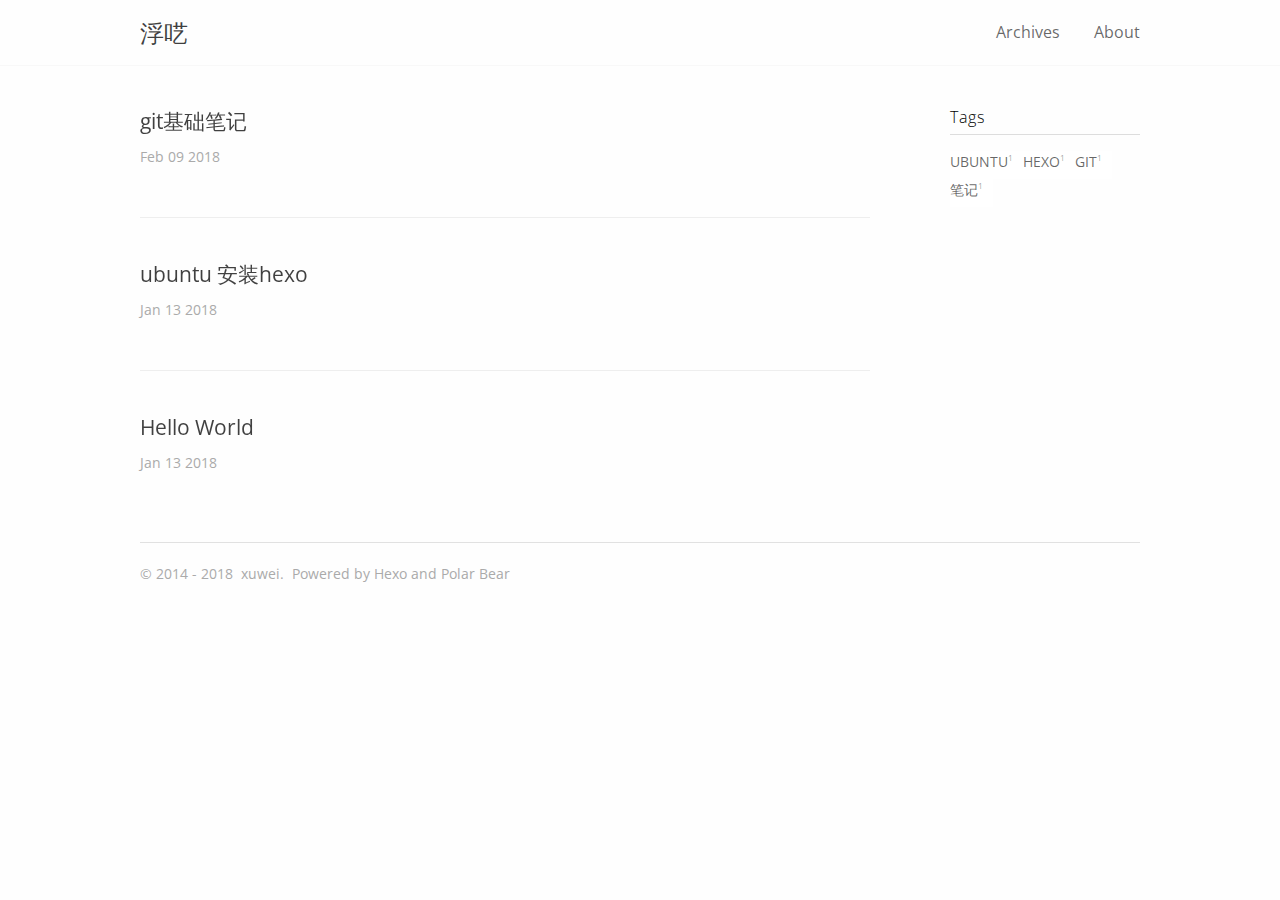
<file: index.html>
<!DOCTYPE html>
<html lang="">
  <head>
    
<meta charset="UTF-8"/>
<meta http-equiv="X-UA-Compatible" content="IE=edge" />
<meta name="viewport" content="width=device-width,user-scalable=no,initial-scale=1,minimum-scale=1,maximum-scale=1">


<meta http-equiv="Cache-Control" content="no-transform" />
<meta http-equiv="Cache-Control" content="no-siteapp" />










  <link rel="alternate" href="/default" title="浮呓">




  <link rel="shortcut icon" type="image/x-icon" href="/favicon.ico?v=1.1" />



<link rel="canonical" href="http://yoursite.com/"/>


<meta property="og:type" content="website">
<meta property="og:title" content="浮呓">
<meta property="og:url" content="http://yoursite.com/index.html">
<meta property="og:site_name" content="浮呓">
<meta property="og:locale" content="cn">
<meta name="twitter:card" content="summary">
<meta name="twitter:title" content="浮呓">


<link rel="stylesheet" type="text/css" href="/css/style.css?v=1.1" />
<link href='https://fonts.googleapis.com/css?family=Open+Sans' rel='stylesheet'>





<script type="text/javascript">
  var themeConfig = {
    fancybox: {
      enable: false
    },
  };
</script>




  



    <title> 浮呓 - </title>
  </head>

  <body>
    <div id="page">
      <header id="masthead"><div class="site-header-inner">
    <h1 class="site-title">
        <a href="/." class="logo">浮呓</a>
    </h1>

    <nav id="nav-top">
        
            <ul id="menu-top" class="nav-top-items">
                
                    <li class="menu-item">
                        <a href="/归档">
                            
                            
                                Archives
                            
                        </a>
                    </li>
                
                    <li class="menu-item">
                        <a href="/关于">
                            
                            
                                About
                            
                        </a>
                    </li>
                
            </ul>
        
  </nav>
</div>

      </header>
      <div id="content">
        
    <div id="primary" class="home">
        
            
  <article class="post">
    <header class="post-header">
      <h1 class="post-title">
        
          <a class="post-link" href="/2018/02/09/git基础笔记/">git基础笔记</a>
        
      </h1>

      <time class="post-time">
          Feb 09 2018
      </time>
    </header>



    
        <div class="post-excerpt">
            
            

            
          

    
  </article>

        
            
  <article class="post">
    <header class="post-header">
      <h1 class="post-title">
        
          <a class="post-link" href="/2018/01/13/hello-hexo/">ubuntu 安装hexo</a>
        
      </h1>

      <time class="post-time">
          Jan 13 2018
      </time>
    </header>



    
        <div class="post-excerpt">
            
            

            
          

    
  </article>

        
            
  <article class="post">
    <header class="post-header">
      <h1 class="post-title">
        
          <a class="post-link" href="/2018/01/13/hello-world/">Hello World</a>
        
      </h1>

      <time class="post-time">
          Jan 13 2018
      </time>
    </header>



    
        <div class="post-excerpt">
            
            

            
          

    
  </article>

        
        
  <nav class="pagination">
    
    
  </nav>

    </div>
    <div id="secondary">
    

    

    
    <section id="tags" class="widget-area widget_tags">
        <h3 class="widget-title">Tags</h3>
        <ul class="tag-list"><li class="tag-list-item"><a class="tag-list-link" href="/tags/ubuntu/">ubuntu</a><span class="tag-list-count">1</span></li><li class="tag-list-item"><a class="tag-list-link" href="/tags/hexo/">hexo</a><span class="tag-list-count">1</span></li><li class="tag-list-item"><a class="tag-list-link" href="/tags/git/">git</a><span class="tag-list-count">1</span></li><li class="tag-list-item"><a class="tag-list-link" href="/tags/笔记/">笔记</a><span class="tag-list-count">1</span></li></ul>
    </section>


</div>


      </div>

      <footer id="colophon"><span class="copyright-year">
    
        &copy;
    
        2014 -
    
    2018
    <span class="footer-author">xuwei.</span>
    <span class="power-by">
        Powered by <a class="hexo-link" href="https://hexo.io/">Hexo</a> and <a class="theme-link" href="https://github.com/frostfan/hexo-theme-polarbear">Polar Bear</a>
    </span>
</span>

      </footer>

      <div class="back-to-top" id="back-to-top">
        <i class="iconfont icon-up"></i>
      </div>
    </div>
    


    




  
    <script type="text/javascript" src="/lib/jquery/jquery-3.1.1.min.js"></script>
  

  

    <script type="text/javascript" src="/js/src/theme.js?v=1.1"></script>
<script type="text/javascript" src="/js/src/bootstrap.js?v=1.1"></script>

  </body>
</html>
</file>
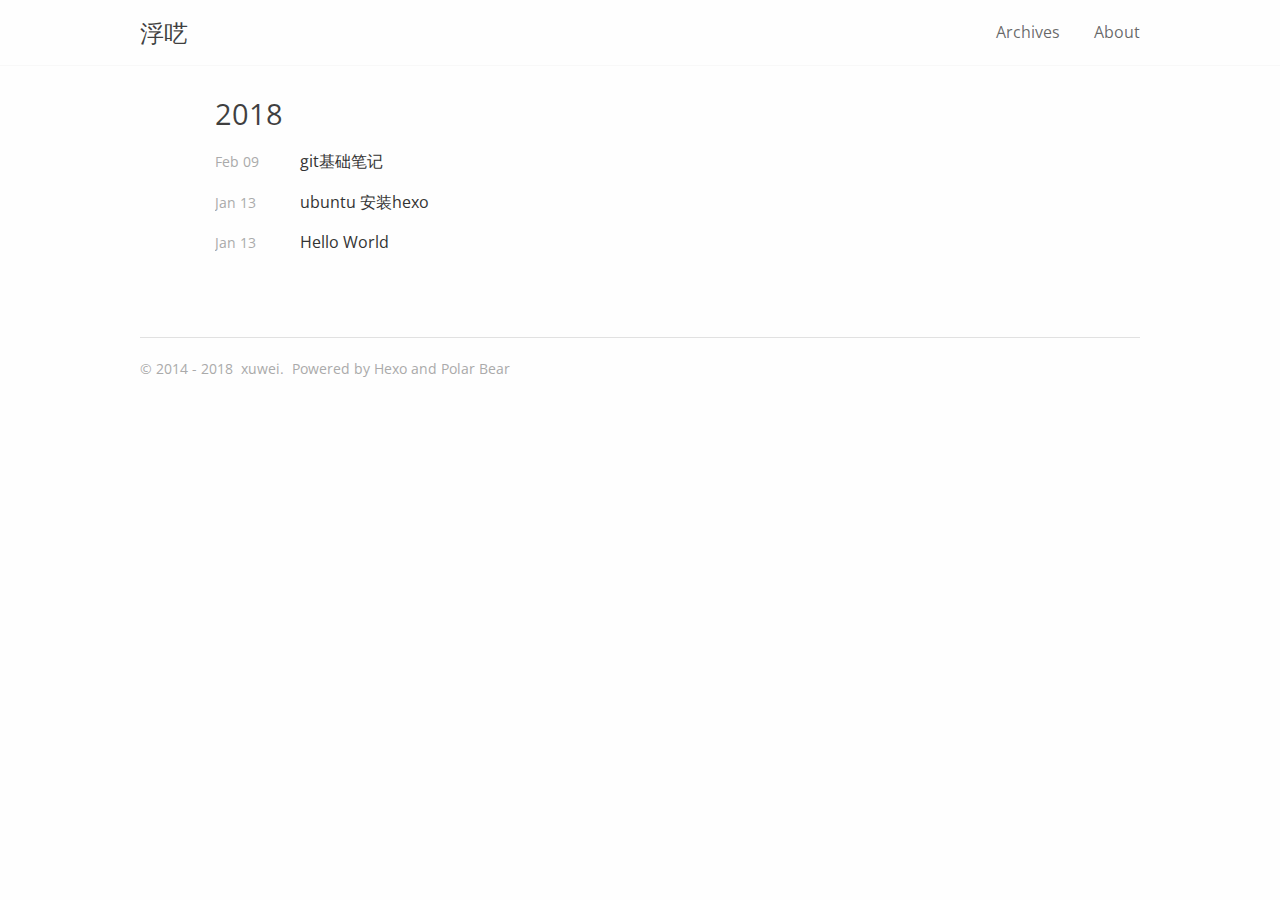
<file: archives/index.html>
<!DOCTYPE html>
<html lang="">
  <head>
    
<meta charset="UTF-8"/>
<meta http-equiv="X-UA-Compatible" content="IE=edge" />
<meta name="viewport" content="width=device-width,user-scalable=no,initial-scale=1,minimum-scale=1,maximum-scale=1">


<meta http-equiv="Cache-Control" content="no-transform" />
<meta http-equiv="Cache-Control" content="no-siteapp" />










  <link rel="alternate" href="/default" title="浮呓">




  <link rel="shortcut icon" type="image/x-icon" href="/favicon.ico?v=1.1" />



<link rel="canonical" href="http://yoursite.com/archives/"/>


<meta property="og:type" content="website">
<meta property="og:title" content="浮呓">
<meta property="og:url" content="http://yoursite.com/archives/index.html">
<meta property="og:site_name" content="浮呓">
<meta property="og:locale" content="cn">
<meta name="twitter:card" content="summary">
<meta name="twitter:title" content="浮呓">


<link rel="stylesheet" type="text/css" href="/css/style.css?v=1.1" />
<link href='https://fonts.googleapis.com/css?family=Open+Sans' rel='stylesheet'>





<script type="text/javascript">
  var themeConfig = {
    fancybox: {
      enable: false
    },
  };
</script>




  



    <title>
  
    Archives - 浮呓
  
</title>
  </head>

  <body>
    <div id="page">
      <header id="masthead"><div class="site-header-inner">
    <h1 class="site-title">
        <a href="/." class="logo">浮呓</a>
    </h1>

    <nav id="nav-top">
        
            <ul id="menu-top" class="nav-top-items">
                
                    <li class="menu-item">
                        <a href="/归档">
                            
                            
                                Archives
                            
                        </a>
                    </li>
                
                    <li class="menu-item">
                        <a href="/关于">
                            
                            
                                About
                            
                        </a>
                    </li>
                
            </ul>
        
  </nav>
</div>

      </header>
      <div id="content">
        
  
<div id="primary">
  <section id="archive" class="archive">
    
      
    

    
      
        
        

        
          
          <div class="collection-title">
            <h2 class="archive-year">2018</h2>
          </div>
        
      

      <div class="archive-post">
        <span class="archive-post-time">
          
            Feb 09
          
        </span>
        <span class="archive-post-title">
          <a href="/2018/02/09/git基础笔记/" class="archive-post-link">
            git基础笔记
          </a>
        </span>
      </div>
    
      
        
        

        
      

      <div class="archive-post">
        <span class="archive-post-time">
          
            Jan 13
          
        </span>
        <span class="archive-post-title">
          <a href="/2018/01/13/hello-hexo/" class="archive-post-link">
            ubuntu 安装hexo
          </a>
        </span>
      </div>
    
      
        
        

        
      

      <div class="archive-post">
        <span class="archive-post-time">
          
            Jan 13
          
        </span>
        <span class="archive-post-title">
          <a href="/2018/01/13/hello-world/" class="archive-post-link">
            Hello World
          </a>
        </span>
      </div>
    
  </section>
 </div>

  
  <nav class="pagination">
    
    
  </nav>



      </div>

      <footer id="colophon"><span class="copyright-year">
    
        &copy;
    
        2014 -
    
    2018
    <span class="footer-author">xuwei.</span>
    <span class="power-by">
        Powered by <a class="hexo-link" href="https://hexo.io/">Hexo</a> and <a class="theme-link" href="https://github.com/frostfan/hexo-theme-polarbear">Polar Bear</a>
    </span>
</span>

      </footer>

      <div class="back-to-top" id="back-to-top">
        <i class="iconfont icon-up"></i>
      </div>
    </div>
    


    




  
    <script type="text/javascript" src="/lib/jquery/jquery-3.1.1.min.js"></script>
  

  

    <script type="text/javascript" src="/js/src/theme.js?v=1.1"></script>
<script type="text/javascript" src="/js/src/bootstrap.js?v=1.1"></script>

  </body>
</html>
</file>
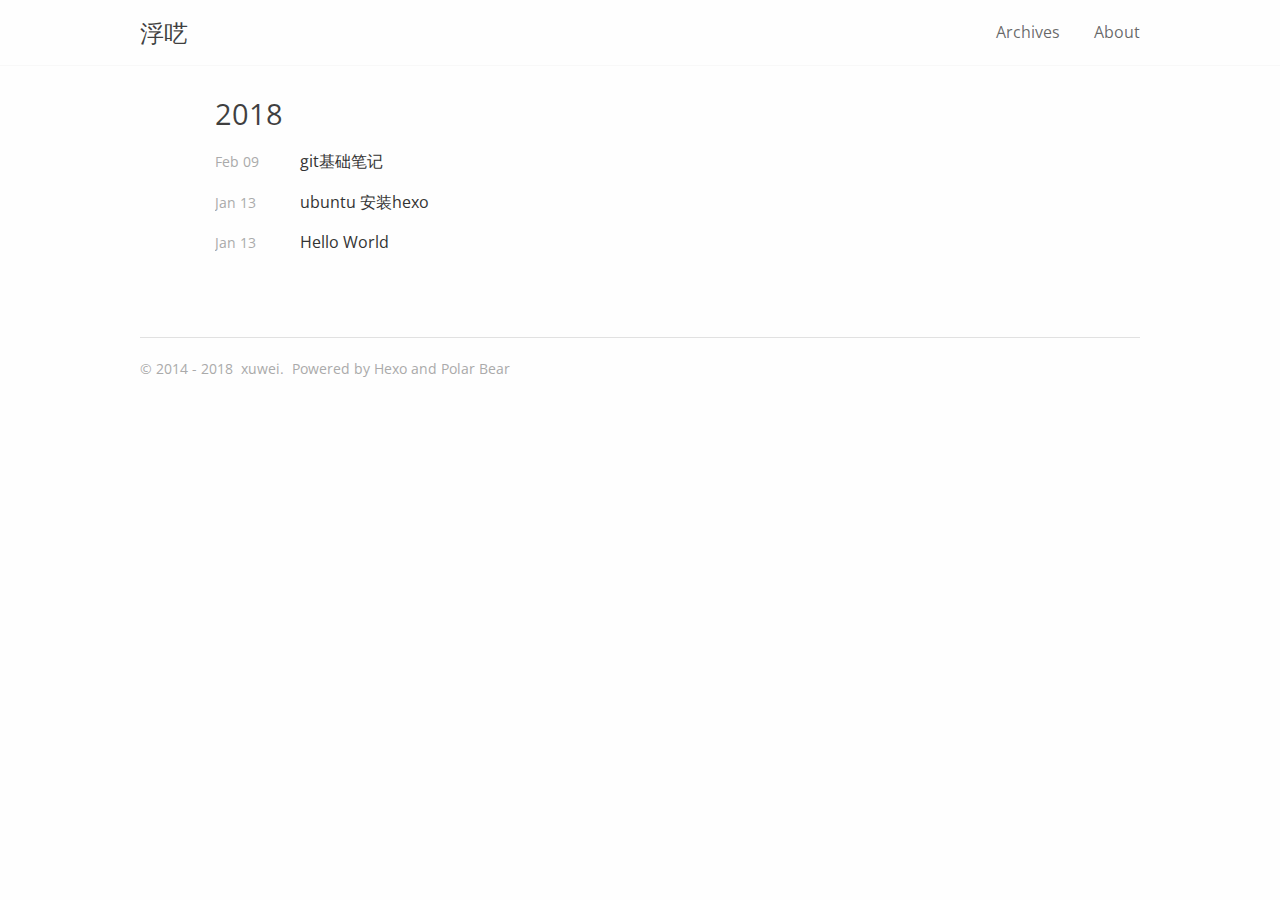
<file: archives/2018/index.html>
<!DOCTYPE html>
<html lang="">
  <head>
    
<meta charset="UTF-8"/>
<meta http-equiv="X-UA-Compatible" content="IE=edge" />
<meta name="viewport" content="width=device-width,user-scalable=no,initial-scale=1,minimum-scale=1,maximum-scale=1">


<meta http-equiv="Cache-Control" content="no-transform" />
<meta http-equiv="Cache-Control" content="no-siteapp" />










  <link rel="alternate" href="/default" title="浮呓">




  <link rel="shortcut icon" type="image/x-icon" href="/favicon.ico?v=1.1" />



<link rel="canonical" href="http://yoursite.com/archives/2018/"/>


<meta property="og:type" content="website">
<meta property="og:title" content="浮呓">
<meta property="og:url" content="http://yoursite.com/archives/2018/index.html">
<meta property="og:site_name" content="浮呓">
<meta property="og:locale" content="cn">
<meta name="twitter:card" content="summary">
<meta name="twitter:title" content="浮呓">


<link rel="stylesheet" type="text/css" href="/css/style.css?v=1.1" />
<link href='https://fonts.googleapis.com/css?family=Open+Sans' rel='stylesheet'>





<script type="text/javascript">
  var themeConfig = {
    fancybox: {
      enable: false
    },
  };
</script>




  



    <title>
  
    Archives - 浮呓
  
</title>
  </head>

  <body>
    <div id="page">
      <header id="masthead"><div class="site-header-inner">
    <h1 class="site-title">
        <a href="/." class="logo">浮呓</a>
    </h1>

    <nav id="nav-top">
        
            <ul id="menu-top" class="nav-top-items">
                
                    <li class="menu-item">
                        <a href="/归档">
                            
                            
                                Archives
                            
                        </a>
                    </li>
                
                    <li class="menu-item">
                        <a href="/关于">
                            
                            
                                About
                            
                        </a>
                    </li>
                
            </ul>
        
  </nav>
</div>

      </header>
      <div id="content">
        
  
<div id="primary">
  <section id="archive" class="archive">
    
      
    

    
      
        
        

        
          
          <div class="collection-title">
            <h2 class="archive-year">2018</h2>
          </div>
        
      

      <div class="archive-post">
        <span class="archive-post-time">
          
            Feb 09
          
        </span>
        <span class="archive-post-title">
          <a href="/2018/02/09/git基础笔记/" class="archive-post-link">
            git基础笔记
          </a>
        </span>
      </div>
    
      
        
        

        
      

      <div class="archive-post">
        <span class="archive-post-time">
          
            Jan 13
          
        </span>
        <span class="archive-post-title">
          <a href="/2018/01/13/hello-hexo/" class="archive-post-link">
            ubuntu 安装hexo
          </a>
        </span>
      </div>
    
      
        
        

        
      

      <div class="archive-post">
        <span class="archive-post-time">
          
            Jan 13
          
        </span>
        <span class="archive-post-title">
          <a href="/2018/01/13/hello-world/" class="archive-post-link">
            Hello World
          </a>
        </span>
      </div>
    
  </section>
 </div>

  
  <nav class="pagination">
    
    
  </nav>



      </div>

      <footer id="colophon"><span class="copyright-year">
    
        &copy;
    
        2014 -
    
    2018
    <span class="footer-author">xuwei.</span>
    <span class="power-by">
        Powered by <a class="hexo-link" href="https://hexo.io/">Hexo</a> and <a class="theme-link" href="https://github.com/frostfan/hexo-theme-polarbear">Polar Bear</a>
    </span>
</span>

      </footer>

      <div class="back-to-top" id="back-to-top">
        <i class="iconfont icon-up"></i>
      </div>
    </div>
    


    




  
    <script type="text/javascript" src="/lib/jquery/jquery-3.1.1.min.js"></script>
  

  

    <script type="text/javascript" src="/js/src/theme.js?v=1.1"></script>
<script type="text/javascript" src="/js/src/bootstrap.js?v=1.1"></script>

  </body>
</html>
</file>
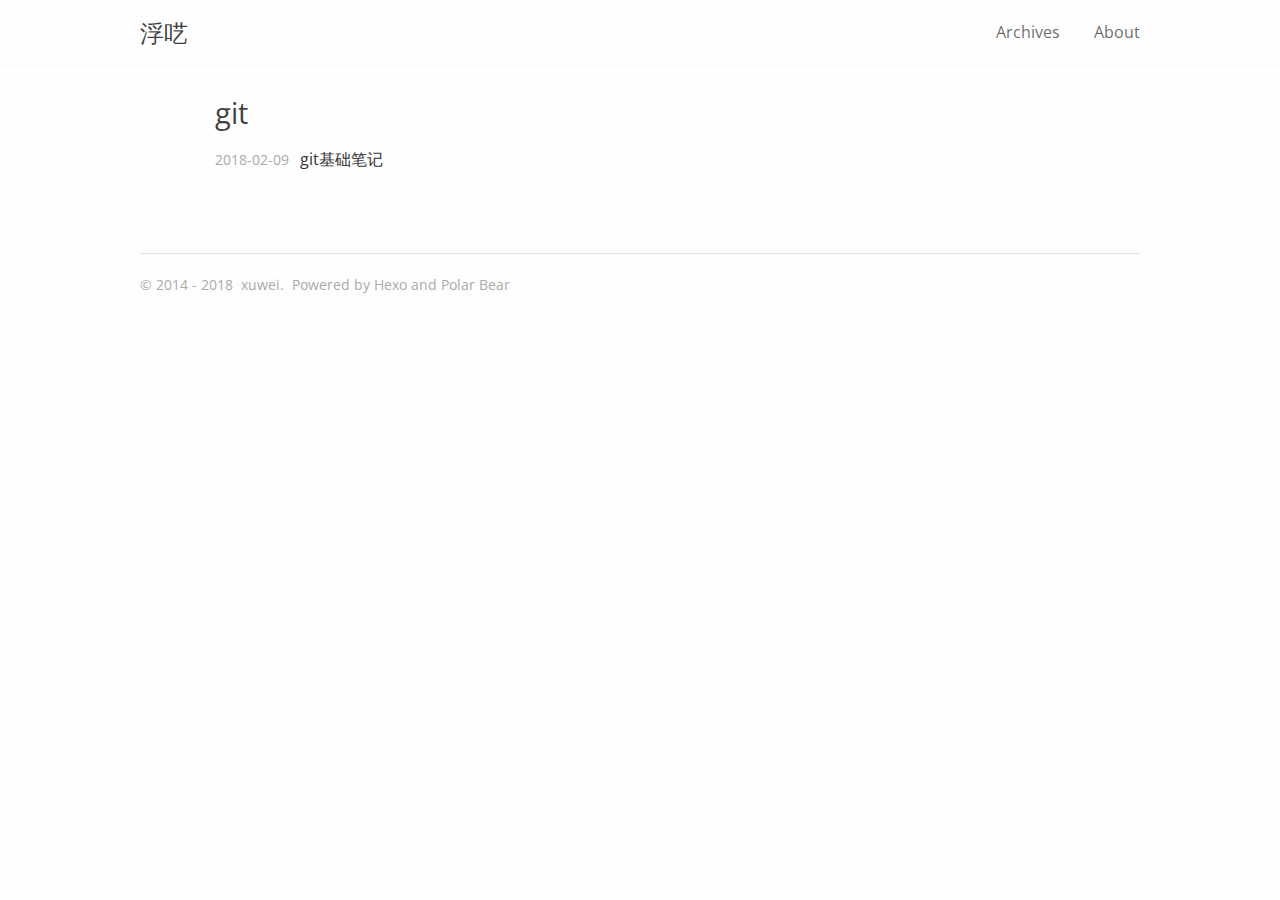
<file: tags/git/index.html>
<!DOCTYPE html>
<html lang="">
  <head>
    
<meta charset="UTF-8"/>
<meta http-equiv="X-UA-Compatible" content="IE=edge" />
<meta name="viewport" content="width=device-width,user-scalable=no,initial-scale=1,minimum-scale=1,maximum-scale=1">


<meta http-equiv="Cache-Control" content="no-transform" />
<meta http-equiv="Cache-Control" content="no-siteapp" />










  <link rel="alternate" href="/default" title="浮呓">




  <link rel="shortcut icon" type="image/x-icon" href="/favicon.ico?v=1.1" />



<link rel="canonical" href="http://yoursite.com/tags/git/"/>


<meta property="og:type" content="website">
<meta property="og:title" content="浮呓">
<meta property="og:url" content="http://yoursite.com/tags/git/index.html">
<meta property="og:site_name" content="浮呓">
<meta property="og:locale" content="cn">
<meta name="twitter:card" content="summary">
<meta name="twitter:title" content="浮呓">


<link rel="stylesheet" type="text/css" href="/css/style.css?v=1.1" />
<link href='https://fonts.googleapis.com/css?family=Open+Sans' rel='stylesheet'>





<script type="text/javascript">
  var themeConfig = {
    fancybox: {
      enable: false
    },
  };
</script>




  



    <title>
  
    git - 浮呓
  
</title>
  </head>

  <body>
    <div id="page">
      <header id="masthead"><div class="site-header-inner">
    <h1 class="site-title">
        <a href="/." class="logo">浮呓</a>
    </h1>

    <nav id="nav-top">
        
            <ul id="menu-top" class="nav-top-items">
                
                    <li class="menu-item">
                        <a href="/归档">
                            
                            
                                Archives
                            
                        </a>
                    </li>
                
                    <li class="menu-item">
                        <a href="/关于">
                            
                            
                                About
                            
                        </a>
                    </li>
                
            </ul>
        
  </nav>
</div>

      </header>
      <div id="content">
        
  
<div id="primary">
  <section id="archive" class="archive">
    
      
        <div class="archive-title tag">
          <h2 class="archive-name">git</h2>
        </div>
      
    

    
      

      <div class="archive-post">
        <span class="archive-post-time">
          
            2018-02-09
          
        </span>
        <span class="archive-post-title">
          <a href="/2018/02/09/git基础笔记/" class="archive-post-link">
            git基础笔记
          </a>
        </span>
      </div>
    
  </section>
 </div>

  
  <nav class="pagination">
    
    
  </nav>



      </div>

      <footer id="colophon"><span class="copyright-year">
    
        &copy;
    
        2014 -
    
    2018
    <span class="footer-author">xuwei.</span>
    <span class="power-by">
        Powered by <a class="hexo-link" href="https://hexo.io/">Hexo</a> and <a class="theme-link" href="https://github.com/frostfan/hexo-theme-polarbear">Polar Bear</a>
    </span>
</span>

      </footer>

      <div class="back-to-top" id="back-to-top">
        <i class="iconfont icon-up"></i>
      </div>
    </div>
    


    




  
    <script type="text/javascript" src="/lib/jquery/jquery-3.1.1.min.js"></script>
  

  

    <script type="text/javascript" src="/js/src/theme.js?v=1.1"></script>
<script type="text/javascript" src="/js/src/bootstrap.js?v=1.1"></script>

  </body>
</html>
</file>
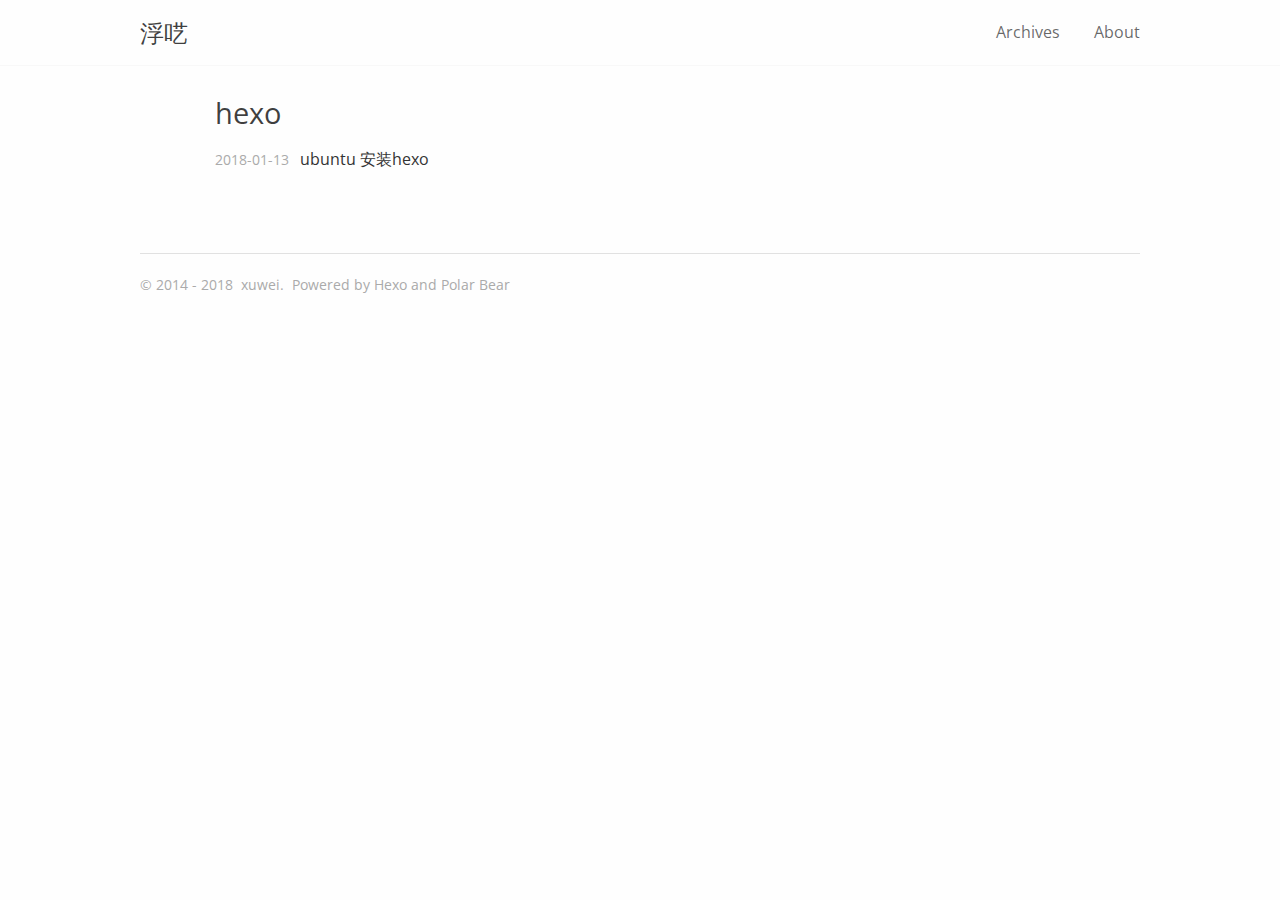
<file: tags/hexo/index.html>
<!DOCTYPE html>
<html lang="">
  <head>
    
<meta charset="UTF-8"/>
<meta http-equiv="X-UA-Compatible" content="IE=edge" />
<meta name="viewport" content="width=device-width,user-scalable=no,initial-scale=1,minimum-scale=1,maximum-scale=1">


<meta http-equiv="Cache-Control" content="no-transform" />
<meta http-equiv="Cache-Control" content="no-siteapp" />










  <link rel="alternate" href="/default" title="浮呓">




  <link rel="shortcut icon" type="image/x-icon" href="/favicon.ico?v=1.1" />



<link rel="canonical" href="http://yoursite.com/tags/hexo/"/>


<meta property="og:type" content="website">
<meta property="og:title" content="浮呓">
<meta property="og:url" content="http://yoursite.com/tags/hexo/index.html">
<meta property="og:site_name" content="浮呓">
<meta property="og:locale" content="cn">
<meta name="twitter:card" content="summary">
<meta name="twitter:title" content="浮呓">


<link rel="stylesheet" type="text/css" href="/css/style.css?v=1.1" />
<link href='https://fonts.googleapis.com/css?family=Open+Sans' rel='stylesheet'>





<script type="text/javascript">
  var themeConfig = {
    fancybox: {
      enable: false
    },
  };
</script>




  



    <title>
  
    hexo - 浮呓
  
</title>
  </head>

  <body>
    <div id="page">
      <header id="masthead"><div class="site-header-inner">
    <h1 class="site-title">
        <a href="/." class="logo">浮呓</a>
    </h1>

    <nav id="nav-top">
        
            <ul id="menu-top" class="nav-top-items">
                
                    <li class="menu-item">
                        <a href="/归档">
                            
                            
                                Archives
                            
                        </a>
                    </li>
                
                    <li class="menu-item">
                        <a href="/关于">
                            
                            
                                About
                            
                        </a>
                    </li>
                
            </ul>
        
  </nav>
</div>

      </header>
      <div id="content">
        
  
<div id="primary">
  <section id="archive" class="archive">
    
      
        <div class="archive-title tag">
          <h2 class="archive-name">hexo</h2>
        </div>
      
    

    
      

      <div class="archive-post">
        <span class="archive-post-time">
          
            2018-01-13
          
        </span>
        <span class="archive-post-title">
          <a href="/2018/01/13/hello-hexo/" class="archive-post-link">
            ubuntu 安装hexo
          </a>
        </span>
      </div>
    
  </section>
 </div>

  
  <nav class="pagination">
    
    
  </nav>



      </div>

      <footer id="colophon"><span class="copyright-year">
    
        &copy;
    
        2014 -
    
    2018
    <span class="footer-author">xuwei.</span>
    <span class="power-by">
        Powered by <a class="hexo-link" href="https://hexo.io/">Hexo</a> and <a class="theme-link" href="https://github.com/frostfan/hexo-theme-polarbear">Polar Bear</a>
    </span>
</span>

      </footer>

      <div class="back-to-top" id="back-to-top">
        <i class="iconfont icon-up"></i>
      </div>
    </div>
    


    




  
    <script type="text/javascript" src="/lib/jquery/jquery-3.1.1.min.js"></script>
  

  

    <script type="text/javascript" src="/js/src/theme.js?v=1.1"></script>
<script type="text/javascript" src="/js/src/bootstrap.js?v=1.1"></script>

  </body>
</html>
</file>
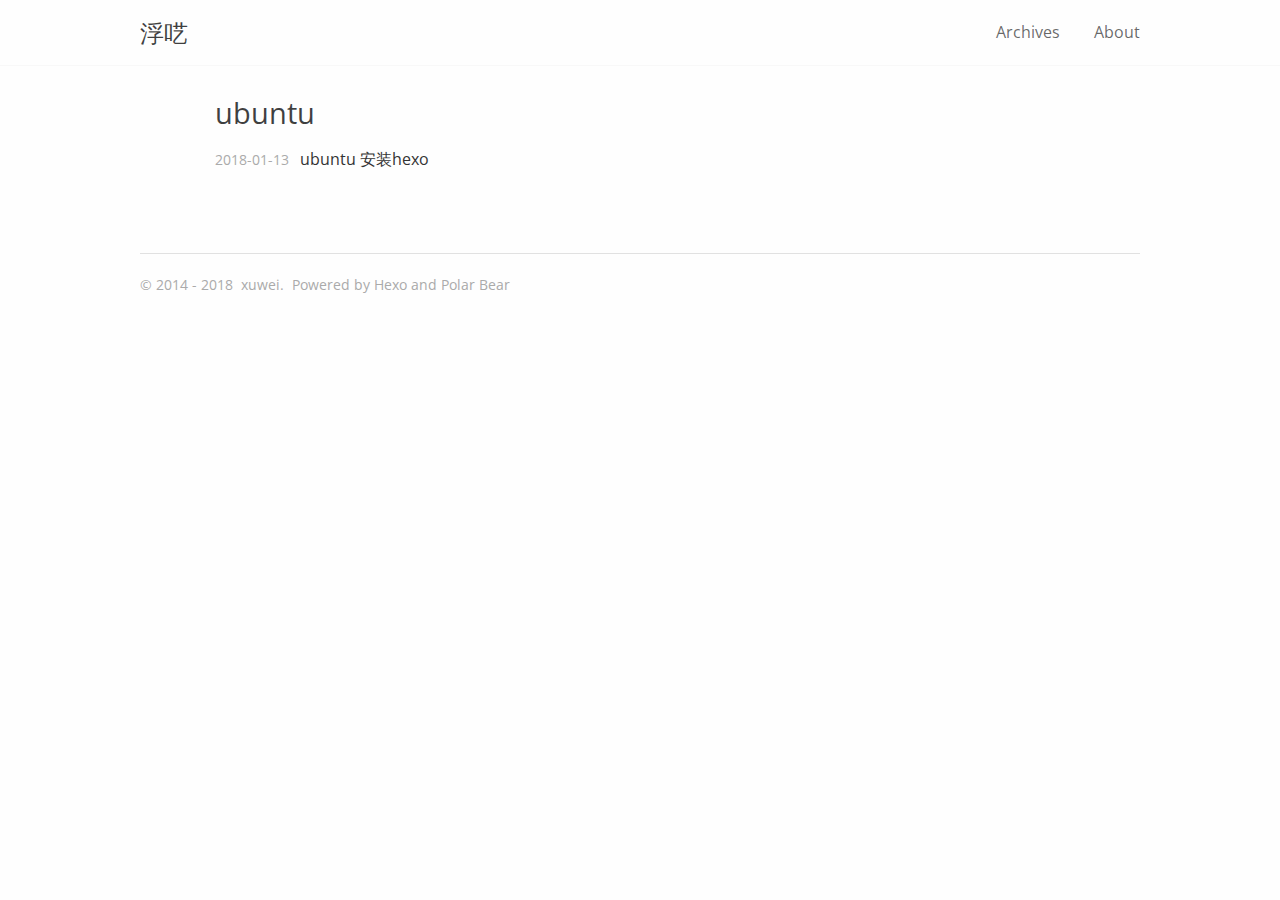
<file: tags/ubuntu/index.html>
<!DOCTYPE html>
<html lang="">
  <head>
    
<meta charset="UTF-8"/>
<meta http-equiv="X-UA-Compatible" content="IE=edge" />
<meta name="viewport" content="width=device-width,user-scalable=no,initial-scale=1,minimum-scale=1,maximum-scale=1">


<meta http-equiv="Cache-Control" content="no-transform" />
<meta http-equiv="Cache-Control" content="no-siteapp" />










  <link rel="alternate" href="/default" title="浮呓">




  <link rel="shortcut icon" type="image/x-icon" href="/favicon.ico?v=1.1" />



<link rel="canonical" href="http://yoursite.com/tags/ubuntu/"/>


<meta property="og:type" content="website">
<meta property="og:title" content="浮呓">
<meta property="og:url" content="http://yoursite.com/tags/ubuntu/index.html">
<meta property="og:site_name" content="浮呓">
<meta property="og:locale" content="cn">
<meta name="twitter:card" content="summary">
<meta name="twitter:title" content="浮呓">


<link rel="stylesheet" type="text/css" href="/css/style.css?v=1.1" />
<link href='https://fonts.googleapis.com/css?family=Open+Sans' rel='stylesheet'>





<script type="text/javascript">
  var themeConfig = {
    fancybox: {
      enable: false
    },
  };
</script>




  



    <title>
  
    ubuntu - 浮呓
  
</title>
  </head>

  <body>
    <div id="page">
      <header id="masthead"><div class="site-header-inner">
    <h1 class="site-title">
        <a href="/." class="logo">浮呓</a>
    </h1>

    <nav id="nav-top">
        
            <ul id="menu-top" class="nav-top-items">
                
                    <li class="menu-item">
                        <a href="/归档">
                            
                            
                                Archives
                            
                        </a>
                    </li>
                
                    <li class="menu-item">
                        <a href="/关于">
                            
                            
                                About
                            
                        </a>
                    </li>
                
            </ul>
        
  </nav>
</div>

      </header>
      <div id="content">
        
  
<div id="primary">
  <section id="archive" class="archive">
    
      
        <div class="archive-title tag">
          <h2 class="archive-name">ubuntu</h2>
        </div>
      
    

    
      

      <div class="archive-post">
        <span class="archive-post-time">
          
            2018-01-13
          
        </span>
        <span class="archive-post-title">
          <a href="/2018/01/13/hello-hexo/" class="archive-post-link">
            ubuntu 安装hexo
          </a>
        </span>
      </div>
    
  </section>
 </div>

  
  <nav class="pagination">
    
    
  </nav>



      </div>

      <footer id="colophon"><span class="copyright-year">
    
        &copy;
    
        2014 -
    
    2018
    <span class="footer-author">xuwei.</span>
    <span class="power-by">
        Powered by <a class="hexo-link" href="https://hexo.io/">Hexo</a> and <a class="theme-link" href="https://github.com/frostfan/hexo-theme-polarbear">Polar Bear</a>
    </span>
</span>

      </footer>

      <div class="back-to-top" id="back-to-top">
        <i class="iconfont icon-up"></i>
      </div>
    </div>
    


    




  
    <script type="text/javascript" src="/lib/jquery/jquery-3.1.1.min.js"></script>
  

  

    <script type="text/javascript" src="/js/src/theme.js?v=1.1"></script>
<script type="text/javascript" src="/js/src/bootstrap.js?v=1.1"></script>

  </body>
</html>
</file>
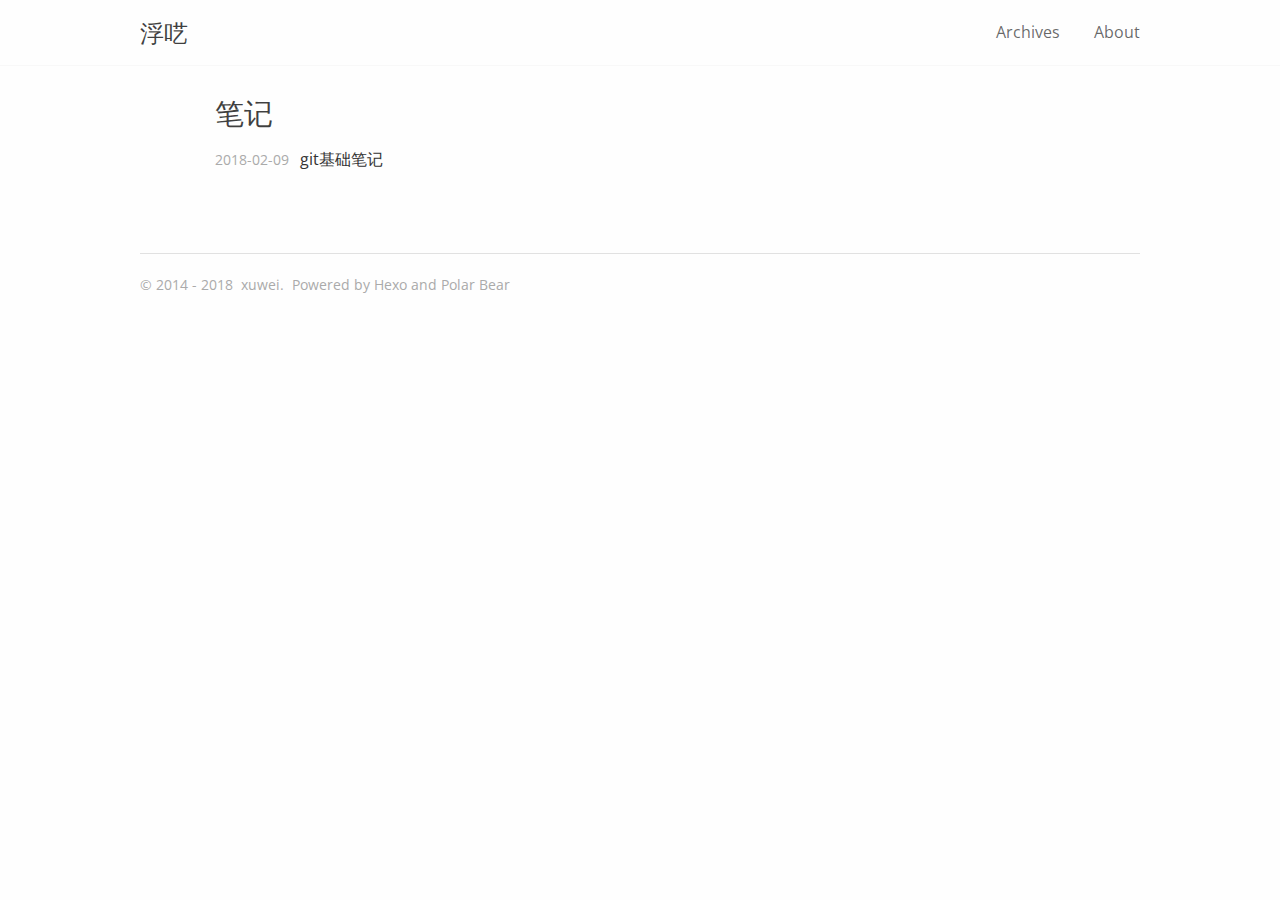
<file: tags/笔记/index.html>
<!DOCTYPE html>
<html lang="">
  <head>
    
<meta charset="UTF-8"/>
<meta http-equiv="X-UA-Compatible" content="IE=edge" />
<meta name="viewport" content="width=device-width,user-scalable=no,initial-scale=1,minimum-scale=1,maximum-scale=1">


<meta http-equiv="Cache-Control" content="no-transform" />
<meta http-equiv="Cache-Control" content="no-siteapp" />










  <link rel="alternate" href="/default" title="浮呓">




  <link rel="shortcut icon" type="image/x-icon" href="/favicon.ico?v=1.1" />



<link rel="canonical" href="http://yoursite.com/tags/笔记/"/>


<meta property="og:type" content="website">
<meta property="og:title" content="浮呓">
<meta property="og:url" content="http://yoursite.com/tags/笔记/index.html">
<meta property="og:site_name" content="浮呓">
<meta property="og:locale" content="cn">
<meta name="twitter:card" content="summary">
<meta name="twitter:title" content="浮呓">


<link rel="stylesheet" type="text/css" href="/css/style.css?v=1.1" />
<link href='https://fonts.googleapis.com/css?family=Open+Sans' rel='stylesheet'>





<script type="text/javascript">
  var themeConfig = {
    fancybox: {
      enable: false
    },
  };
</script>




  



    <title>
  
    笔记 - 浮呓
  
</title>
  </head>

  <body>
    <div id="page">
      <header id="masthead"><div class="site-header-inner">
    <h1 class="site-title">
        <a href="/." class="logo">浮呓</a>
    </h1>

    <nav id="nav-top">
        
            <ul id="menu-top" class="nav-top-items">
                
                    <li class="menu-item">
                        <a href="/归档">
                            
                            
                                Archives
                            
                        </a>
                    </li>
                
                    <li class="menu-item">
                        <a href="/关于">
                            
                            
                                About
                            
                        </a>
                    </li>
                
            </ul>
        
  </nav>
</div>

      </header>
      <div id="content">
        
  
<div id="primary">
  <section id="archive" class="archive">
    
      
        <div class="archive-title tag">
          <h2 class="archive-name">笔记</h2>
        </div>
      
    

    
      

      <div class="archive-post">
        <span class="archive-post-time">
          
            2018-02-09
          
        </span>
        <span class="archive-post-title">
          <a href="/2018/02/09/git基础笔记/" class="archive-post-link">
            git基础笔记
          </a>
        </span>
      </div>
    
  </section>
 </div>

  
  <nav class="pagination">
    
    
  </nav>



      </div>

      <footer id="colophon"><span class="copyright-year">
    
        &copy;
    
        2014 -
    
    2018
    <span class="footer-author">xuwei.</span>
    <span class="power-by">
        Powered by <a class="hexo-link" href="https://hexo.io/">Hexo</a> and <a class="theme-link" href="https://github.com/frostfan/hexo-theme-polarbear">Polar Bear</a>
    </span>
</span>

      </footer>

      <div class="back-to-top" id="back-to-top">
        <i class="iconfont icon-up"></i>
      </div>
    </div>
    


    




  
    <script type="text/javascript" src="/lib/jquery/jquery-3.1.1.min.js"></script>
  

  

    <script type="text/javascript" src="/js/src/theme.js?v=1.1"></script>
<script type="text/javascript" src="/js/src/bootstrap.js?v=1.1"></script>

  </body>
</html>
</file>
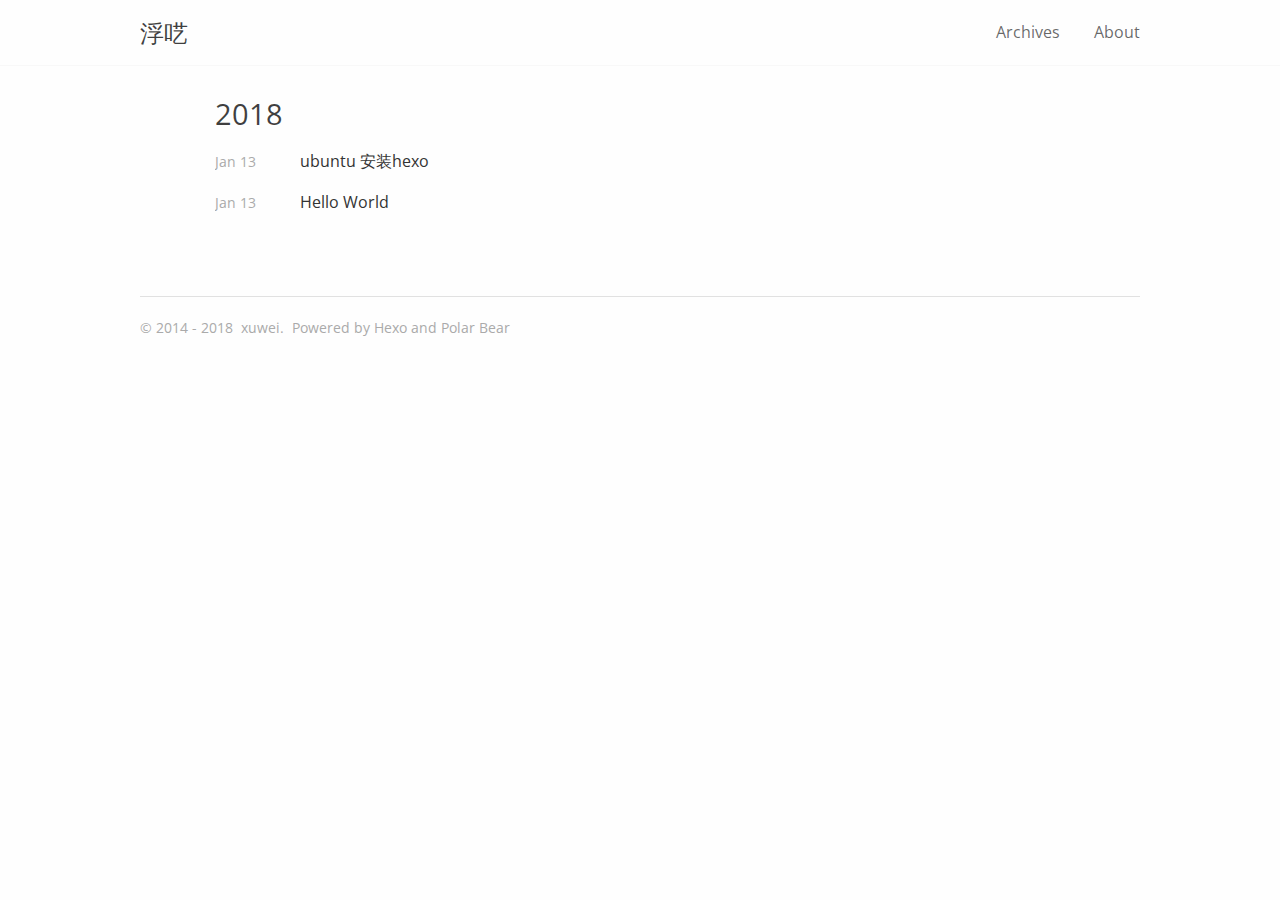
<file: archives/2018/01/index.html>
<!DOCTYPE html>
<html lang="">
  <head>
    
<meta charset="UTF-8"/>
<meta http-equiv="X-UA-Compatible" content="IE=edge" />
<meta name="viewport" content="width=device-width,user-scalable=no,initial-scale=1,minimum-scale=1,maximum-scale=1">


<meta http-equiv="Cache-Control" content="no-transform" />
<meta http-equiv="Cache-Control" content="no-siteapp" />










  <link rel="alternate" href="/default" title="浮呓">




  <link rel="shortcut icon" type="image/x-icon" href="/favicon.ico?v=1.1" />



<link rel="canonical" href="http://yoursite.com/archives/2018/01/"/>


<meta property="og:type" content="website">
<meta property="og:title" content="浮呓">
<meta property="og:url" content="http://yoursite.com/archives/2018/01/index.html">
<meta property="og:site_name" content="浮呓">
<meta property="og:locale" content="cn">
<meta name="twitter:card" content="summary">
<meta name="twitter:title" content="浮呓">


<link rel="stylesheet" type="text/css" href="/css/style.css?v=1.1" />
<link href='https://fonts.googleapis.com/css?family=Open+Sans' rel='stylesheet'>





<script type="text/javascript">
  var themeConfig = {
    fancybox: {
      enable: false
    },
  };
</script>




  



    <title>
  
    Archives - 浮呓
  
</title>
  </head>

  <body>
    <div id="page">
      <header id="masthead"><div class="site-header-inner">
    <h1 class="site-title">
        <a href="/." class="logo">浮呓</a>
    </h1>

    <nav id="nav-top">
        
            <ul id="menu-top" class="nav-top-items">
                
                    <li class="menu-item">
                        <a href="/归档">
                            
                            
                                Archives
                            
                        </a>
                    </li>
                
                    <li class="menu-item">
                        <a href="/关于">
                            
                            
                                About
                            
                        </a>
                    </li>
                
            </ul>
        
  </nav>
</div>

      </header>
      <div id="content">
        
  
<div id="primary">
  <section id="archive" class="archive">
    
      
    

    
      
        
        

        
          
          <div class="collection-title">
            <h2 class="archive-year">2018</h2>
          </div>
        
      

      <div class="archive-post">
        <span class="archive-post-time">
          
            Jan 13
          
        </span>
        <span class="archive-post-title">
          <a href="/2018/01/13/hello-hexo/" class="archive-post-link">
            ubuntu 安装hexo
          </a>
        </span>
      </div>
    
      
        
        

        
      

      <div class="archive-post">
        <span class="archive-post-time">
          
            Jan 13
          
        </span>
        <span class="archive-post-title">
          <a href="/2018/01/13/hello-world/" class="archive-post-link">
            Hello World
          </a>
        </span>
      </div>
    
  </section>
 </div>

  
  <nav class="pagination">
    
    
  </nav>



      </div>

      <footer id="colophon"><span class="copyright-year">
    
        &copy;
    
        2014 -
    
    2018
    <span class="footer-author">xuwei.</span>
    <span class="power-by">
        Powered by <a class="hexo-link" href="https://hexo.io/">Hexo</a> and <a class="theme-link" href="https://github.com/frostfan/hexo-theme-polarbear">Polar Bear</a>
    </span>
</span>

      </footer>

      <div class="back-to-top" id="back-to-top">
        <i class="iconfont icon-up"></i>
      </div>
    </div>
    


    




  
    <script type="text/javascript" src="/lib/jquery/jquery-3.1.1.min.js"></script>
  

  

    <script type="text/javascript" src="/js/src/theme.js?v=1.1"></script>
<script type="text/javascript" src="/js/src/bootstrap.js?v=1.1"></script>

  </body>
</html>
</file>
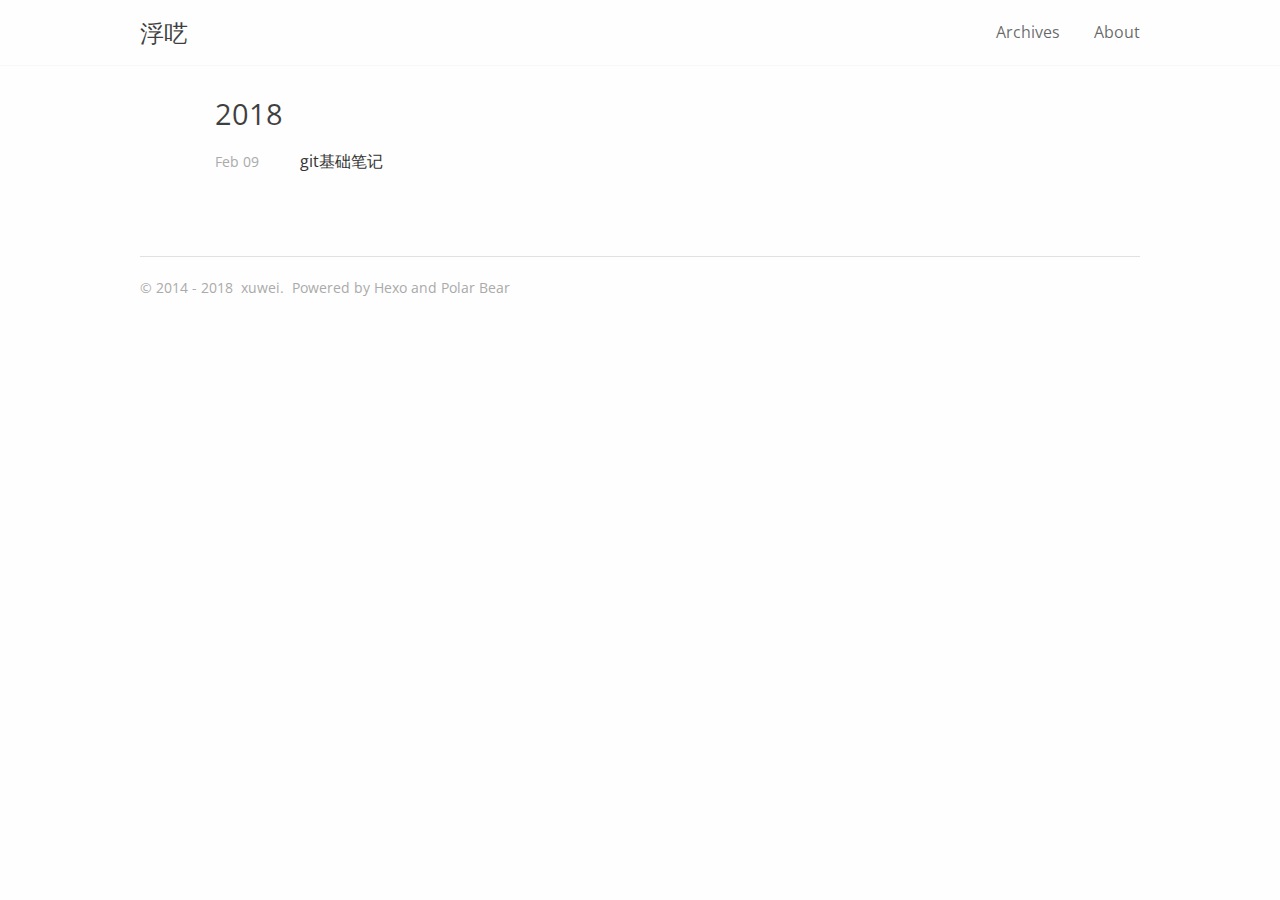
<file: archives/2018/02/index.html>
<!DOCTYPE html>
<html lang="">
  <head>
    
<meta charset="UTF-8"/>
<meta http-equiv="X-UA-Compatible" content="IE=edge" />
<meta name="viewport" content="width=device-width,user-scalable=no,initial-scale=1,minimum-scale=1,maximum-scale=1">


<meta http-equiv="Cache-Control" content="no-transform" />
<meta http-equiv="Cache-Control" content="no-siteapp" />










  <link rel="alternate" href="/default" title="浮呓">




  <link rel="shortcut icon" type="image/x-icon" href="/favicon.ico?v=1.1" />



<link rel="canonical" href="http://yoursite.com/archives/2018/02/"/>


<meta property="og:type" content="website">
<meta property="og:title" content="浮呓">
<meta property="og:url" content="http://yoursite.com/archives/2018/02/index.html">
<meta property="og:site_name" content="浮呓">
<meta property="og:locale" content="cn">
<meta name="twitter:card" content="summary">
<meta name="twitter:title" content="浮呓">


<link rel="stylesheet" type="text/css" href="/css/style.css?v=1.1" />
<link href='https://fonts.googleapis.com/css?family=Open+Sans' rel='stylesheet'>





<script type="text/javascript">
  var themeConfig = {
    fancybox: {
      enable: false
    },
  };
</script>




  



    <title>
  
    Archives - 浮呓
  
</title>
  </head>

  <body>
    <div id="page">
      <header id="masthead"><div class="site-header-inner">
    <h1 class="site-title">
        <a href="/." class="logo">浮呓</a>
    </h1>

    <nav id="nav-top">
        
            <ul id="menu-top" class="nav-top-items">
                
                    <li class="menu-item">
                        <a href="/归档">
                            
                            
                                Archives
                            
                        </a>
                    </li>
                
                    <li class="menu-item">
                        <a href="/关于">
                            
                            
                                About
                            
                        </a>
                    </li>
                
            </ul>
        
  </nav>
</div>

      </header>
      <div id="content">
        
  
<div id="primary">
  <section id="archive" class="archive">
    
      
    

    
      
        
        

        
          
          <div class="collection-title">
            <h2 class="archive-year">2018</h2>
          </div>
        
      

      <div class="archive-post">
        <span class="archive-post-time">
          
            Feb 09
          
        </span>
        <span class="archive-post-title">
          <a href="/2018/02/09/git基础笔记/" class="archive-post-link">
            git基础笔记
          </a>
        </span>
      </div>
    
  </section>
 </div>

  
  <nav class="pagination">
    
    
  </nav>



      </div>

      <footer id="colophon"><span class="copyright-year">
    
        &copy;
    
        2014 -
    
    2018
    <span class="footer-author">xuwei.</span>
    <span class="power-by">
        Powered by <a class="hexo-link" href="https://hexo.io/">Hexo</a> and <a class="theme-link" href="https://github.com/frostfan/hexo-theme-polarbear">Polar Bear</a>
    </span>
</span>

      </footer>

      <div class="back-to-top" id="back-to-top">
        <i class="iconfont icon-up"></i>
      </div>
    </div>
    


    




  
    <script type="text/javascript" src="/lib/jquery/jquery-3.1.1.min.js"></script>
  

  

    <script type="text/javascript" src="/js/src/theme.js?v=1.1"></script>
<script type="text/javascript" src="/js/src/bootstrap.js?v=1.1"></script>

  </body>
</html>
</file>
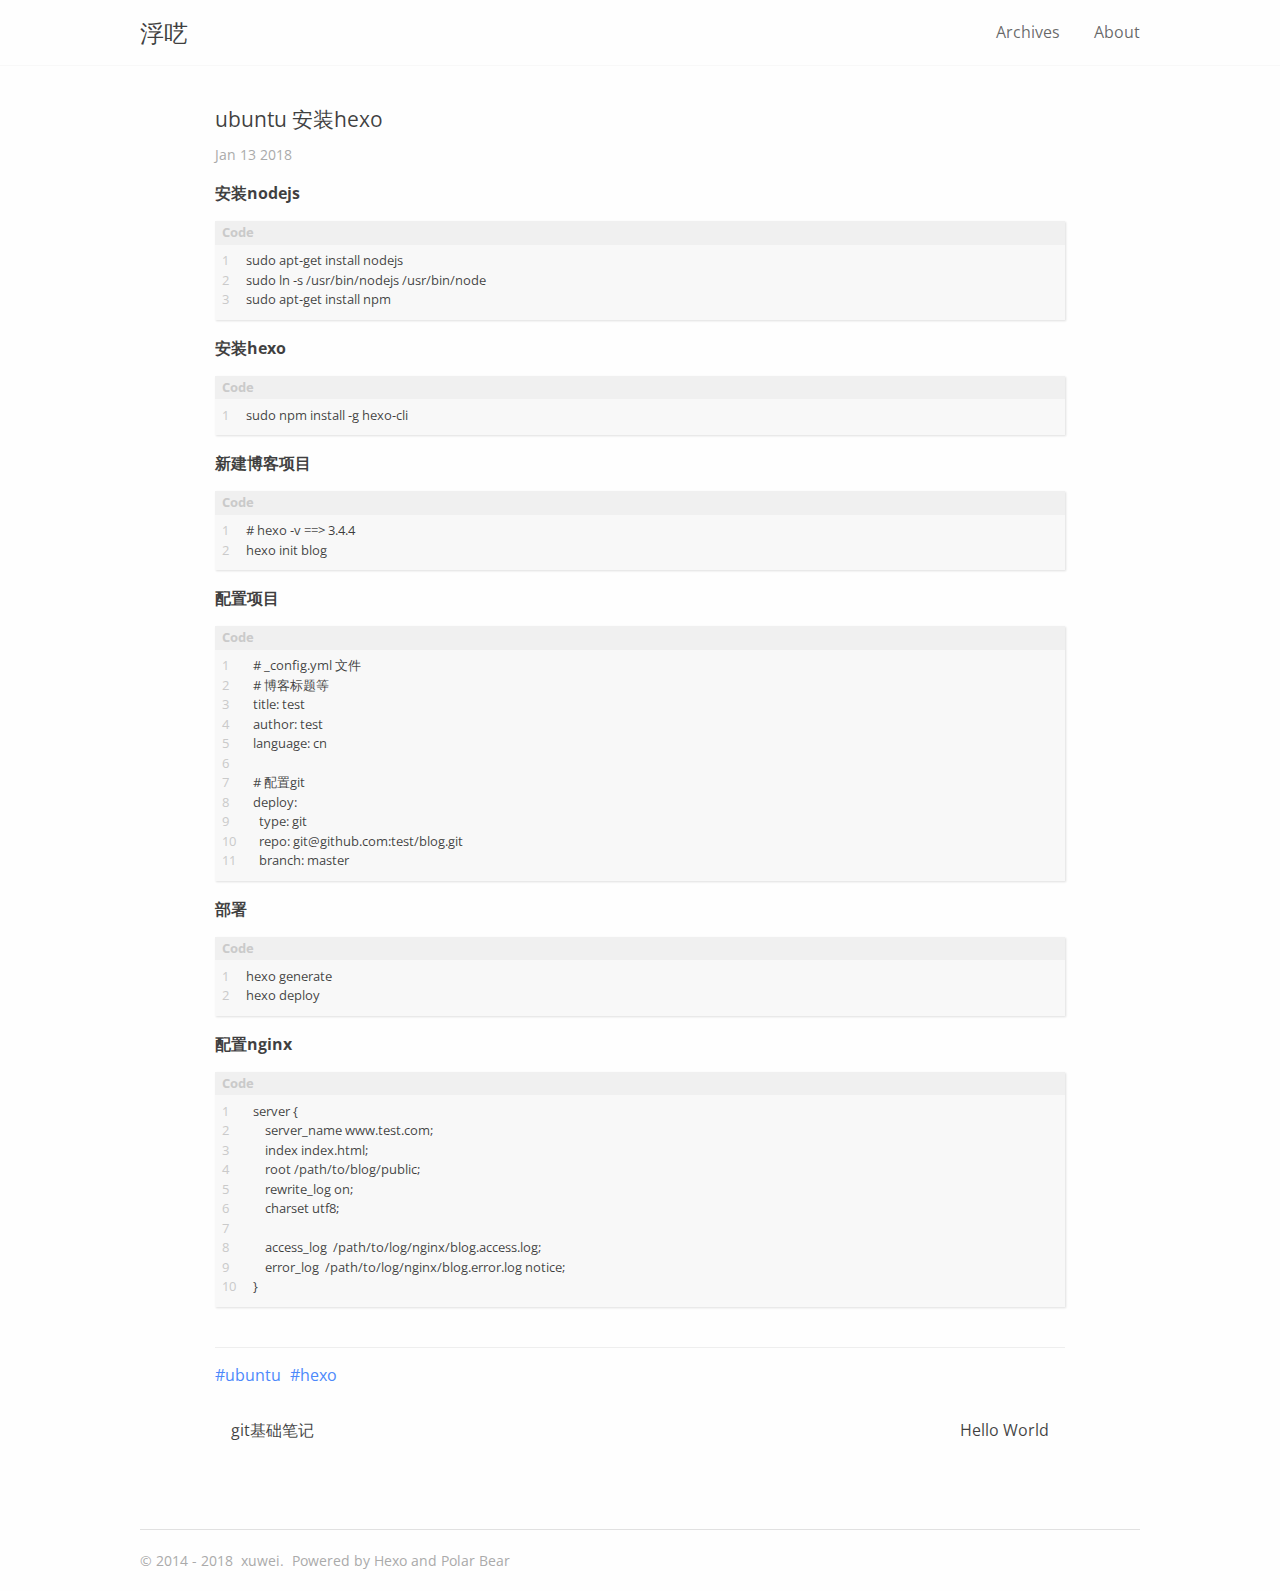
<file: 2018/01/13/hello-hexo/index.html>
<!DOCTYPE html>
<html lang="">
  <head>
    
<meta charset="UTF-8"/>
<meta http-equiv="X-UA-Compatible" content="IE=edge" />
<meta name="viewport" content="width=device-width,user-scalable=no,initial-scale=1,minimum-scale=1,maximum-scale=1">


<meta http-equiv="Cache-Control" content="no-transform" />
<meta http-equiv="Cache-Control" content="no-siteapp" />



  <meta name="description" content="ubuntu 安装hexo"/>




  <meta name="keywords" content="ubuntu,hexo," />





  <link rel="alternate" href="/default" title="浮呓">




  <link rel="shortcut icon" type="image/x-icon" href="/favicon.ico?v=1.1" />



<link rel="canonical" href="http://yoursite.com/2018/01/13/hello-hexo/"/>


<meta name="description" content="安装nodejs123sudo apt-get install nodejssudo ln -s /usr/bin/nodejs /usr/bin/nodesudo apt-get install npm 安装hexo1sudo npm install -g hexo-cli 新建博客项目12# hexo -v ==&amp;gt; 3.4.4hexo init blog 配置项目123456789101">
<meta name="keywords" content="ubuntu,hexo">
<meta property="og:type" content="article">
<meta property="og:title" content="ubuntu 安装hexo">
<meta property="og:url" content="http://yoursite.com/2018/01/13/hello-hexo/index.html">
<meta property="og:site_name" content="浮呓">
<meta property="og:description" content="安装nodejs123sudo apt-get install nodejssudo ln -s /usr/bin/nodejs /usr/bin/nodesudo apt-get install npm 安装hexo1sudo npm install -g hexo-cli 新建博客项目12# hexo -v ==&amp;gt; 3.4.4hexo init blog 配置项目123456789101">
<meta property="og:locale" content="cn">
<meta property="og:updated_time" content="2018-01-13T05:55:41.615Z">
<meta name="twitter:card" content="summary">
<meta name="twitter:title" content="ubuntu 安装hexo">
<meta name="twitter:description" content="安装nodejs123sudo apt-get install nodejssudo ln -s /usr/bin/nodejs /usr/bin/nodesudo apt-get install npm 安装hexo1sudo npm install -g hexo-cli 新建博客项目12# hexo -v ==&amp;gt; 3.4.4hexo init blog 配置项目123456789101">


<link rel="stylesheet" type="text/css" href="/css/style.css?v=1.1" />
<link href='https://fonts.googleapis.com/css?family=Open+Sans' rel='stylesheet'>





<script type="text/javascript">
  var themeConfig = {
    fancybox: {
      enable: false
    },
  };
</script>




  



    <title> ubuntu 安装hexo - 浮呓 </title>
  </head>

  <body>
    <div id="page">
      <header id="masthead"><div class="site-header-inner">
    <h1 class="site-title">
        <a href="/." class="logo">浮呓</a>
    </h1>

    <nav id="nav-top">
        
            <ul id="menu-top" class="nav-top-items">
                
                    <li class="menu-item">
                        <a href="/归档">
                            
                            
                                Archives
                            
                        </a>
                    </li>
                
                    <li class="menu-item">
                        <a href="/关于">
                            
                            
                                About
                            
                        </a>
                    </li>
                
            </ul>
        
  </nav>
</div>

      </header>
      <div id="content">
        
    <div id="primary">
        
  <article class="post">
    <header class="post-header">
      <h1 class="post-title">
        
          ubuntu 安装hexo
        
      </h1>

      <time class="post-time">
          Jan 13 2018
      </time>
    </header>



    
            <div class="post-content">
            <p><strong>安装nodejs</strong><br><figure class="highlight plain"><table><tr><td class="gutter"><pre><span class="line">1</span><br><span class="line">2</span><br><span class="line">3</span><br></pre></td><td class="code"><pre><span class="line">sudo apt-get install nodejs</span><br><span class="line">sudo ln -s /usr/bin/nodejs /usr/bin/node</span><br><span class="line">sudo apt-get install npm</span><br></pre></td></tr></table></figure></p>
<p><strong>安装hexo</strong><br><figure class="highlight plain"><table><tr><td class="gutter"><pre><span class="line">1</span><br></pre></td><td class="code"><pre><span class="line">sudo npm install -g hexo-cli</span><br></pre></td></tr></table></figure></p>
<p><strong>新建博客项目</strong><br><figure class="highlight plain"><table><tr><td class="gutter"><pre><span class="line">1</span><br><span class="line">2</span><br></pre></td><td class="code"><pre><span class="line"># hexo -v ==&gt; 3.4.4</span><br><span class="line">hexo init blog</span><br></pre></td></tr></table></figure></p>
<p><strong>配置项目</strong><br><figure class="highlight plain"><table><tr><td class="gutter"><pre><span class="line">1</span><br><span class="line">2</span><br><span class="line">3</span><br><span class="line">4</span><br><span class="line">5</span><br><span class="line">6</span><br><span class="line">7</span><br><span class="line">8</span><br><span class="line">9</span><br><span class="line">10</span><br><span class="line">11</span><br></pre></td><td class="code"><pre><span class="line"># _config.yml 文件</span><br><span class="line"># 博客标题等</span><br><span class="line">title: test </span><br><span class="line">author: test </span><br><span class="line">language: cn</span><br><span class="line"></span><br><span class="line"># 配置git</span><br><span class="line">deploy:</span><br><span class="line">  type: git</span><br><span class="line">  repo: git@github.com:test/blog.git</span><br><span class="line">  branch: master</span><br></pre></td></tr></table></figure></p>
<p><strong>部署</strong><br><figure class="highlight plain"><table><tr><td class="gutter"><pre><span class="line">1</span><br><span class="line">2</span><br></pre></td><td class="code"><pre><span class="line">hexo generate</span><br><span class="line">hexo deploy</span><br></pre></td></tr></table></figure></p>
<p><strong>配置nginx</strong><br><figure class="highlight plain"><table><tr><td class="gutter"><pre><span class="line">1</span><br><span class="line">2</span><br><span class="line">3</span><br><span class="line">4</span><br><span class="line">5</span><br><span class="line">6</span><br><span class="line">7</span><br><span class="line">8</span><br><span class="line">9</span><br><span class="line">10</span><br></pre></td><td class="code"><pre><span class="line">server &#123;</span><br><span class="line">    server_name www.test.com;</span><br><span class="line">    index index.html;</span><br><span class="line">    root /path/to/blog/public;</span><br><span class="line">    rewrite_log on;</span><br><span class="line">    charset utf8;</span><br><span class="line"></span><br><span class="line">    access_log  /path/to/log/nginx/blog.access.log;</span><br><span class="line">    error_log  /path/to/log/nginx/blog.error.log notice;</span><br><span class="line">&#125;</span><br></pre></td></tr></table></figure></p>

            </div>
          

    
      <footer class="post-footer">
		
		<div class="post-tags">
		  
			<a href="/tags/ubuntu/">ubuntu</a>
		  
			<a href="/tags/hexo/">hexo</a>
		  
		</div>
		

        
        
  <nav class="post-nav">
    
      <a class="prev" href="/2018/02/09/git基础笔记/">
        <i class="iconfont icon-left"></i>
        <span class="prev-text nav-default">git基础笔记</span>
        <span class="prev-text nav-mobile">Prev</span>
      </a>
    
    
      <a class="next" href="/2018/01/13/hello-world/">
        <span class="next-text nav-default">Hello World</span>
        <span class="prev-text nav-mobile">Next</span>
        <i class="iconfont icon-right"></i>
      </a>
    
  </nav>

        
  <div class="comments" id="comments">
    
  </div>


      </footer>
    
  </article>

    </div>

      </div>

      <footer id="colophon"><span class="copyright-year">
    
        &copy;
    
        2014 -
    
    2018
    <span class="footer-author">xuwei.</span>
    <span class="power-by">
        Powered by <a class="hexo-link" href="https://hexo.io/">Hexo</a> and <a class="theme-link" href="https://github.com/frostfan/hexo-theme-polarbear">Polar Bear</a>
    </span>
</span>

      </footer>

      <div class="back-to-top" id="back-to-top">
        <i class="iconfont icon-up"></i>
      </div>
    </div>
    


    




  
    <script type="text/javascript" src="/lib/jquery/jquery-3.1.1.min.js"></script>
  

  

    <script type="text/javascript" src="/js/src/theme.js?v=1.1"></script>
<script type="text/javascript" src="/js/src/bootstrap.js?v=1.1"></script>

  </body>
</html>
</file>
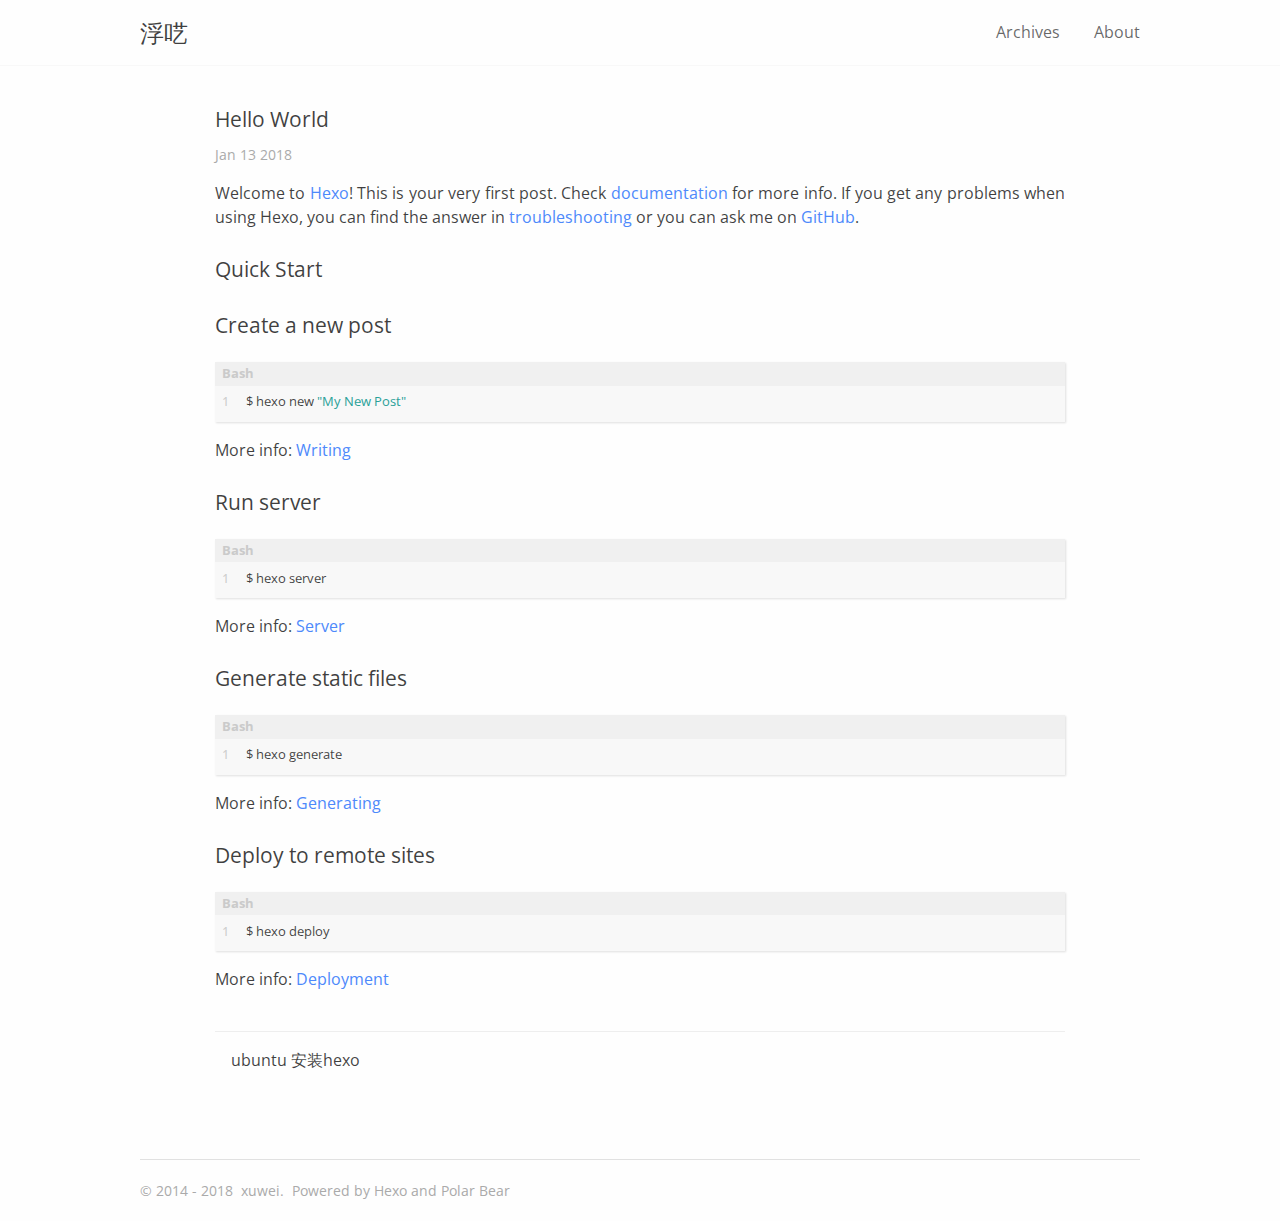
<file: 2018/01/13/hello-world/index.html>
<!DOCTYPE html>
<html lang="">
  <head>
    
<meta charset="UTF-8"/>
<meta http-equiv="X-UA-Compatible" content="IE=edge" />
<meta name="viewport" content="width=device-width,user-scalable=no,initial-scale=1,minimum-scale=1,maximum-scale=1">


<meta http-equiv="Cache-Control" content="no-transform" />
<meta http-equiv="Cache-Control" content="no-siteapp" />



  <meta name="description" content="Hello World"/>








  <link rel="alternate" href="/default" title="浮呓">




  <link rel="shortcut icon" type="image/x-icon" href="/favicon.ico?v=1.1" />



<link rel="canonical" href="http://yoursite.com/2018/01/13/hello-world/"/>


<meta name="description" content="Welcome to Hexo! This is your very first post. Check documentation for more info. If you get any problems when using Hexo, you can find the answer in troubleshooting or you can ask me on GitHub. Quick">
<meta property="og:type" content="article">
<meta property="og:title" content="Hello World">
<meta property="og:url" content="http://yoursite.com/2018/01/13/hello-world/index.html">
<meta property="og:site_name" content="浮呓">
<meta property="og:description" content="Welcome to Hexo! This is your very first post. Check documentation for more info. If you get any problems when using Hexo, you can find the answer in troubleshooting or you can ask me on GitHub. Quick">
<meta property="og:locale" content="cn">
<meta property="og:updated_time" content="2018-01-13T01:24:34.711Z">
<meta name="twitter:card" content="summary">
<meta name="twitter:title" content="Hello World">
<meta name="twitter:description" content="Welcome to Hexo! This is your very first post. Check documentation for more info. If you get any problems when using Hexo, you can find the answer in troubleshooting or you can ask me on GitHub. Quick">


<link rel="stylesheet" type="text/css" href="/css/style.css?v=1.1" />
<link href='https://fonts.googleapis.com/css?family=Open+Sans' rel='stylesheet'>





<script type="text/javascript">
  var themeConfig = {
    fancybox: {
      enable: false
    },
  };
</script>




  



    <title> Hello World - 浮呓 </title>
  </head>

  <body>
    <div id="page">
      <header id="masthead"><div class="site-header-inner">
    <h1 class="site-title">
        <a href="/." class="logo">浮呓</a>
    </h1>

    <nav id="nav-top">
        
            <ul id="menu-top" class="nav-top-items">
                
                    <li class="menu-item">
                        <a href="/归档">
                            
                            
                                Archives
                            
                        </a>
                    </li>
                
                    <li class="menu-item">
                        <a href="/关于">
                            
                            
                                About
                            
                        </a>
                    </li>
                
            </ul>
        
  </nav>
</div>

      </header>
      <div id="content">
        
    <div id="primary">
        
  <article class="post">
    <header class="post-header">
      <h1 class="post-title">
        
          Hello World
        
      </h1>

      <time class="post-time">
          Jan 13 2018
      </time>
    </header>



    
            <div class="post-content">
            <p>Welcome to <a href="https://hexo.io/" target="_blank" rel="noopener">Hexo</a>! This is your very first post. Check <a href="https://hexo.io/docs/" target="_blank" rel="noopener">documentation</a> for more info. If you get any problems when using Hexo, you can find the answer in <a href="https://hexo.io/docs/troubleshooting.html" target="_blank" rel="noopener">troubleshooting</a> or you can ask me on <a href="https://github.com/hexojs/hexo/issues" target="_blank" rel="noopener">GitHub</a>.</p>
<h2 id="Quick-Start"><a href="#Quick-Start" class="headerlink" title="Quick Start"></a>Quick Start</h2><h3 id="Create-a-new-post"><a href="#Create-a-new-post" class="headerlink" title="Create a new post"></a>Create a new post</h3><figure class="highlight bash"><table><tr><td class="gutter"><pre><span class="line">1</span><br></pre></td><td class="code"><pre><span class="line">$ hexo new <span class="string">"My New Post"</span></span><br></pre></td></tr></table></figure>
<p>More info: <a href="https://hexo.io/docs/writing.html" target="_blank" rel="noopener">Writing</a></p>
<h3 id="Run-server"><a href="#Run-server" class="headerlink" title="Run server"></a>Run server</h3><figure class="highlight bash"><table><tr><td class="gutter"><pre><span class="line">1</span><br></pre></td><td class="code"><pre><span class="line">$ hexo server</span><br></pre></td></tr></table></figure>
<p>More info: <a href="https://hexo.io/docs/server.html" target="_blank" rel="noopener">Server</a></p>
<h3 id="Generate-static-files"><a href="#Generate-static-files" class="headerlink" title="Generate static files"></a>Generate static files</h3><figure class="highlight bash"><table><tr><td class="gutter"><pre><span class="line">1</span><br></pre></td><td class="code"><pre><span class="line">$ hexo generate</span><br></pre></td></tr></table></figure>
<p>More info: <a href="https://hexo.io/docs/generating.html" target="_blank" rel="noopener">Generating</a></p>
<h3 id="Deploy-to-remote-sites"><a href="#Deploy-to-remote-sites" class="headerlink" title="Deploy to remote sites"></a>Deploy to remote sites</h3><figure class="highlight bash"><table><tr><td class="gutter"><pre><span class="line">1</span><br></pre></td><td class="code"><pre><span class="line">$ hexo deploy</span><br></pre></td></tr></table></figure>
<p>More info: <a href="https://hexo.io/docs/deployment.html" target="_blank" rel="noopener">Deployment</a></p>

            </div>
          

    
      <footer class="post-footer">
		

        
        
  <nav class="post-nav">
    
      <a class="prev" href="/2018/01/13/hello-hexo/">
        <i class="iconfont icon-left"></i>
        <span class="prev-text nav-default">ubuntu 安装hexo</span>
        <span class="prev-text nav-mobile">Prev</span>
      </a>
    
    
  </nav>

        
  <div class="comments" id="comments">
    
  </div>


      </footer>
    
  </article>

    </div>

      </div>

      <footer id="colophon"><span class="copyright-year">
    
        &copy;
    
        2014 -
    
    2018
    <span class="footer-author">xuwei.</span>
    <span class="power-by">
        Powered by <a class="hexo-link" href="https://hexo.io/">Hexo</a> and <a class="theme-link" href="https://github.com/frostfan/hexo-theme-polarbear">Polar Bear</a>
    </span>
</span>

      </footer>

      <div class="back-to-top" id="back-to-top">
        <i class="iconfont icon-up"></i>
      </div>
    </div>
    


    




  
    <script type="text/javascript" src="/lib/jquery/jquery-3.1.1.min.js"></script>
  

  

    <script type="text/javascript" src="/js/src/theme.js?v=1.1"></script>
<script type="text/javascript" src="/js/src/bootstrap.js?v=1.1"></script>

  </body>
</html>
</file>
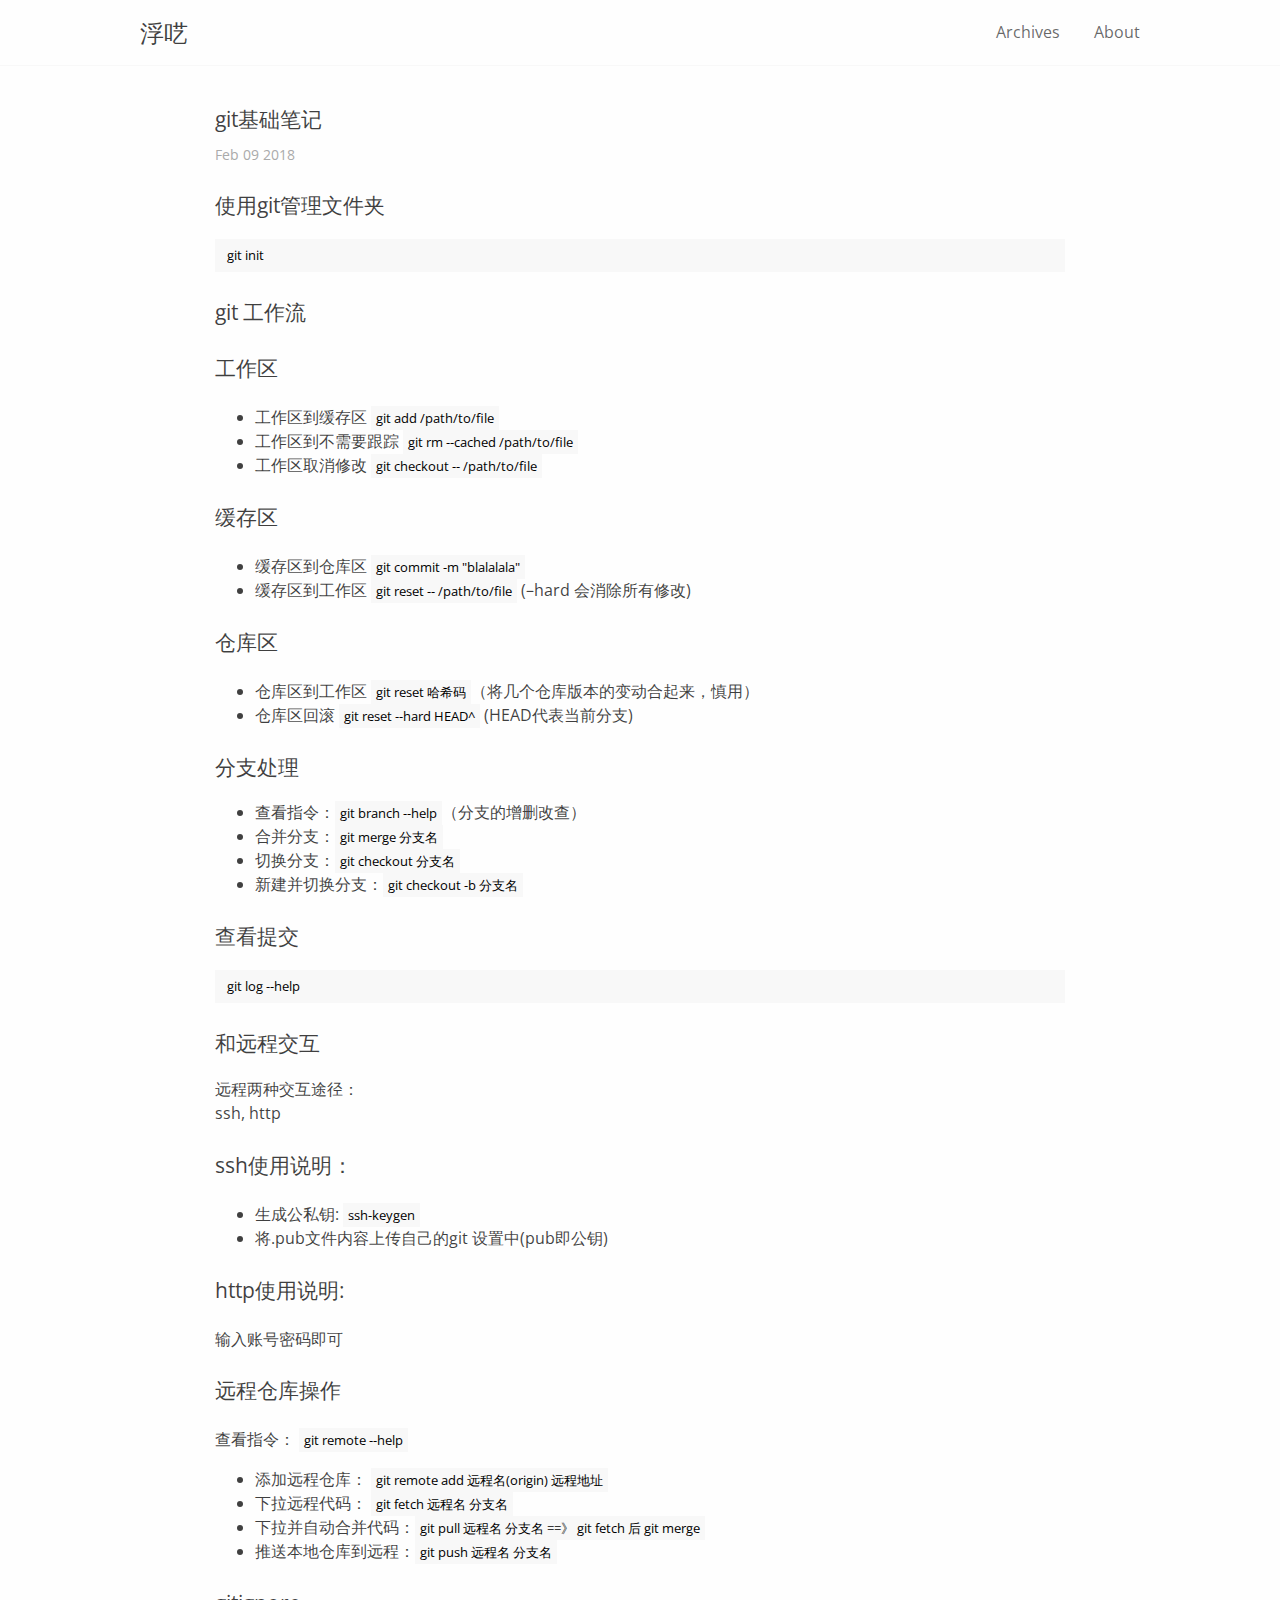
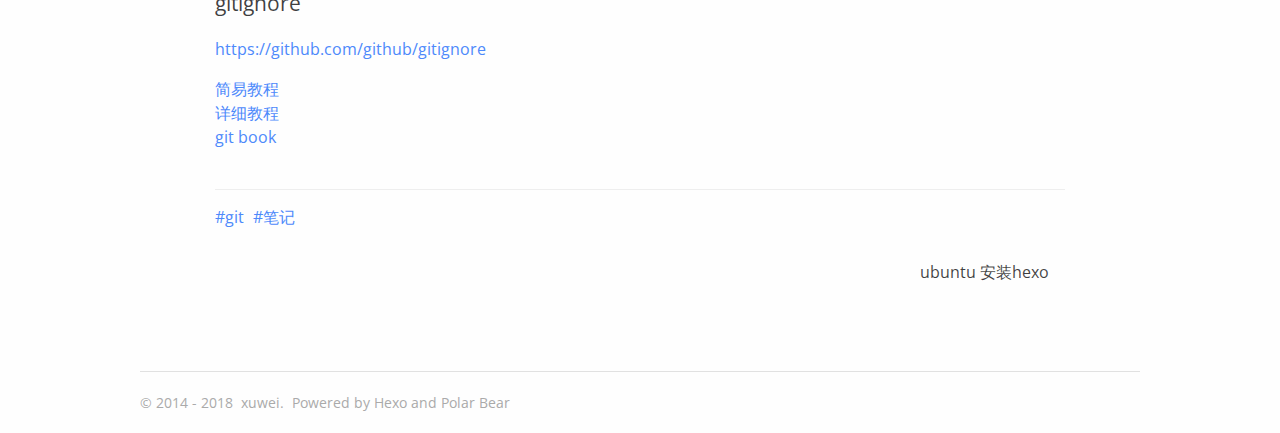
<file: 2018/02/09/git基础笔记/index.html>
<!DOCTYPE html>
<html lang="">
  <head>
    
<meta charset="UTF-8"/>
<meta http-equiv="X-UA-Compatible" content="IE=edge" />
<meta name="viewport" content="width=device-width,user-scalable=no,initial-scale=1,minimum-scale=1,maximum-scale=1">


<meta http-equiv="Cache-Control" content="no-transform" />
<meta http-equiv="Cache-Control" content="no-siteapp" />



  <meta name="description" content="git基础笔记"/>




  <meta name="keywords" content="git,笔记," />





  <link rel="alternate" href="/default" title="浮呓">




  <link rel="shortcut icon" type="image/x-icon" href="/favicon.ico?v=1.1" />



<link rel="canonical" href="http://yoursite.com/2018/02/09/git基础笔记/"/>


<meta name="description" content="使用git管理文件夹git init git 工作流工作区 工作区到缓存区 git add /path/to/file 工作区到不需要跟踪 git rm --cached /path/to/file 工作区取消修改 git checkout -- /path/to/file  缓存区 缓存区到仓库区 git commit -m &amp;quot;blalalala&amp;quot; 缓存区到工作区 git r">
<meta name="keywords" content="git,笔记">
<meta property="og:type" content="article">
<meta property="og:title" content="git基础笔记">
<meta property="og:url" content="http://yoursite.com/2018/02/09/git基础笔记/index.html">
<meta property="og:site_name" content="浮呓">
<meta property="og:description" content="使用git管理文件夹git init git 工作流工作区 工作区到缓存区 git add /path/to/file 工作区到不需要跟踪 git rm --cached /path/to/file 工作区取消修改 git checkout -- /path/to/file  缓存区 缓存区到仓库区 git commit -m &amp;quot;blalalala&amp;quot; 缓存区到工作区 git r">
<meta property="og:locale" content="cn">
<meta property="og:updated_time" content="2018-02-09T09:38:53.300Z">
<meta name="twitter:card" content="summary">
<meta name="twitter:title" content="git基础笔记">
<meta name="twitter:description" content="使用git管理文件夹git init git 工作流工作区 工作区到缓存区 git add /path/to/file 工作区到不需要跟踪 git rm --cached /path/to/file 工作区取消修改 git checkout -- /path/to/file  缓存区 缓存区到仓库区 git commit -m &amp;quot;blalalala&amp;quot; 缓存区到工作区 git r">


<link rel="stylesheet" type="text/css" href="/css/style.css?v=1.1" />
<link href='https://fonts.googleapis.com/css?family=Open+Sans' rel='stylesheet'>





<script type="text/javascript">
  var themeConfig = {
    fancybox: {
      enable: false
    },
  };
</script>




  



    <title> git基础笔记 - 浮呓 </title>
  </head>

  <body>
    <div id="page">
      <header id="masthead"><div class="site-header-inner">
    <h1 class="site-title">
        <a href="/." class="logo">浮呓</a>
    </h1>

    <nav id="nav-top">
        
            <ul id="menu-top" class="nav-top-items">
                
                    <li class="menu-item">
                        <a href="/归档">
                            
                            
                                Archives
                            
                        </a>
                    </li>
                
                    <li class="menu-item">
                        <a href="/关于">
                            
                            
                                About
                            
                        </a>
                    </li>
                
            </ul>
        
  </nav>
</div>

      </header>
      <div id="content">
        
    <div id="primary">
        
  <article class="post">
    <header class="post-header">
      <h1 class="post-title">
        
          git基础笔记
        
      </h1>

      <time class="post-time">
          Feb 09 2018
      </time>
    </header>



    
            <div class="post-content">
            <h2 id="使用git管理文件夹"><a href="#使用git管理文件夹" class="headerlink" title="使用git管理文件夹"></a>使用git管理文件夹</h2><pre><code>git init
</code></pre><h2 id="git-工作流"><a href="#git-工作流" class="headerlink" title="git 工作流"></a>git 工作流</h2><h3 id="工作区"><a href="#工作区" class="headerlink" title="工作区"></a>工作区</h3><ul>
<li>工作区到缓存区 <code>git add /path/to/file</code></li>
<li>工作区到不需要跟踪 <code>git rm --cached /path/to/file</code></li>
<li>工作区取消修改 <code>git checkout -- /path/to/file</code></li>
</ul>
<h3 id="缓存区"><a href="#缓存区" class="headerlink" title="缓存区"></a>缓存区</h3><ul>
<li>缓存区到仓库区 <code>git commit -m &quot;blalalala&quot;</code></li>
<li>缓存区到工作区 <code>git reset -- /path/to/file</code>   (–hard 会消除所有修改)</li>
</ul>
<h3 id="仓库区"><a href="#仓库区" class="headerlink" title="仓库区"></a>仓库区</h3><ul>
<li>仓库区到工作区 <code>git reset 哈希码</code>（将几个仓库版本的变动合起来，慎用）</li>
<li>仓库区回滚  <code>git reset --hard HEAD^</code> (HEAD代表当前分支)</li>
</ul>
<h2 id="分支处理"><a href="#分支处理" class="headerlink" title="分支处理"></a>分支处理</h2><ul>
<li>查看指令：<code>git branch --help</code>（分支的增删改查）</li>
<li>合并分支：<code>git merge 分支名</code></li>
<li>切换分支：<code>git checkout 分支名</code></li>
<li>新建并切换分支：<code>git checkout -b 分支名</code></li>
</ul>
<h2 id="查看提交"><a href="#查看提交" class="headerlink" title="查看提交"></a>查看提交</h2><pre><code>git log --help
</code></pre><h2 id="和远程交互"><a href="#和远程交互" class="headerlink" title="和远程交互"></a>和远程交互</h2><p>远程两种交互途径：<br>ssh, http</p>
<h3 id="ssh使用说明："><a href="#ssh使用说明：" class="headerlink" title="ssh使用说明："></a>ssh使用说明：</h3><ul>
<li>生成公私钥: <code>ssh-keygen</code></li>
<li>将.pub文件内容上传自己的git 设置中(pub即公钥)</li>
</ul>
<h3 id="http使用说明"><a href="#http使用说明" class="headerlink" title="http使用说明:"></a>http使用说明:</h3><p>输入账号密码即可</p>
<h3 id="远程仓库操作"><a href="#远程仓库操作" class="headerlink" title="远程仓库操作"></a>远程仓库操作</h3><p>查看指令： <code>git remote --help</code></p>
<ul>
<li>添加远程仓库： <code>git remote  add  远程名(origin) 远程地址</code></li>
<li>下拉远程代码： <code>git fetch 远程名 分支名</code></li>
<li>下拉并自动合并代码：<code>git pull 远程名 分支名  ==》 git fetch 后 git merge</code></li>
<li>推送本地仓库到远程：<code>git push 远程名 分支名</code></li>
</ul>
<h2 id="gitignore"><a href="#gitignore" class="headerlink" title="gitignore"></a>gitignore</h2><p><a href="https://github.com/github/gitignore" target="_blank" rel="noopener">https://github.com/github/gitignore</a></p>
<p><a href="http://www.bootcss.com/p/git-guide/" target="_blank" rel="noopener">简易教程</a><br><a href="https://www.gitbook.com/book/bingohuang/progit2/details" target="_blank" rel="noopener">详细教程</a><br><a href="https://git-scm.com/book/zh/v2" target="_blank" rel="noopener">git book</a></p>

            </div>
          

    
      <footer class="post-footer">
		
		<div class="post-tags">
		  
			<a href="/tags/git/">git</a>
		  
			<a href="/tags/笔记/">笔记</a>
		  
		</div>
		

        
        
  <nav class="post-nav">
    
    
      <a class="next" href="/2018/01/13/hello-hexo/">
        <span class="next-text nav-default">ubuntu 安装hexo</span>
        <span class="prev-text nav-mobile">Next</span>
        <i class="iconfont icon-right"></i>
      </a>
    
  </nav>

        
  <div class="comments" id="comments">
    
  </div>


      </footer>
    
  </article>

    </div>

      </div>

      <footer id="colophon"><span class="copyright-year">
    
        &copy;
    
        2014 -
    
    2018
    <span class="footer-author">xuwei.</span>
    <span class="power-by">
        Powered by <a class="hexo-link" href="https://hexo.io/">Hexo</a> and <a class="theme-link" href="https://github.com/frostfan/hexo-theme-polarbear">Polar Bear</a>
    </span>
</span>

      </footer>

      <div class="back-to-top" id="back-to-top">
        <i class="iconfont icon-up"></i>
      </div>
    </div>
    


    




  
    <script type="text/javascript" src="/lib/jquery/jquery-3.1.1.min.js"></script>
  

  

    <script type="text/javascript" src="/js/src/theme.js?v=1.1"></script>
<script type="text/javascript" src="/js/src/bootstrap.js?v=1.1"></script>

  </body>
</html>
</file>
<file: css/style.css>
/*! normalize.css v3.0.2 | MIT License | git.io/normalize */
/**
 * 1. Set default font family to sans-serif.
 * 2. Prevent iOS text size adjust after orientation change, without disabling
 *    user zoom.
 */
html {
  font-family: sans-serif;
  /* 1 */
  -ms-text-size-adjust: 100%;
  /* 2 */
  -webkit-text-size-adjust: 100%;
  /* 2 */ }

/**
 * Remove default margin.
 */
body {
  margin: 0; }

/* HTML5 display definitions
   ========================================================================== */
/**
 * Correct `block` display not defined for any HTML5 element in IE 8/9.
 * Correct `block` display not defined for `details` or `summary` in IE 10/11
 * and Firefox.
 * Correct `block` display not defined for `main` in IE 11.
 */
article,
aside,
details,
figcaption,
figure,
footer,
header,
hgroup,
main,
menu,
nav,
section,
summary {
  display: block; }

/**
 * 1. Correct `inline-block` display not defined in IE 8/9.
 * 2. Normalize vertical alignment of `progress` in Chrome, Firefox, and Opera.
 */
audio,
canvas,
progress,
video {
  display: inline-block;
  /* 1 */
  vertical-align: baseline;
  /* 2 */ }

/**
 * Prevent modern browsers from displaying `audio` without controls.
 * Remove excess height in iOS 5 devices.
 */
audio:not([controls]) {
  display: none;
  height: 0; }

/**
 * Address `[hidden]` styling not present in IE 8/9/10.
 * Hide the `template` element in IE 8/9/11, Safari, and Firefox < 22.
 */
[hidden],
template {
  display: none; }

/* Links
   ========================================================================== */
/**
 * Remove the gray background color from active links in IE 10.
 */
a {
  background-color: transparent; }

/**
 * Improve readability when focused and also mouse hovered in all browsers.
 */
a:active,
a:hover {
  outline: 0; }

/* Text-level semantics
   ========================================================================== */
/**
 * Address styling not present in IE 8/9/10/11, Safari, and Chrome.
 */
abbr[title] {
  border-bottom: 1px dotted; }

/**
 * Address style set to `bolder` in Firefox 4+, Safari, and Chrome.
 */
b,
strong {
  font-weight: bold; }

/**
 * Address styling not present in Safari and Chrome.
 */
dfn {
  font-style: italic; }

/**
 * Address variable `h1`&'p' font-size and margin within `section` and `article`
 * contexts in Firefox 4+, Safari, and Chrome.
 */
h1 {
  font-size: 2em;
  margin: 0.67em 0; }

/**
 * Address styling not present in IE 8/9.
 */
mark {
  background: #ff0;
  color: #000; }

/**
 * Address inconsistent and variable font size in all browsers.
 */
small {
  font-size: 80%; }

/**
 * Prevent `sub` and `sup` affecting `line-height` in all browsers.
 */
sub,
sup {
  font-size: 75%;
  line-height: 0;
  position: relative;
  vertical-align: baseline; }

sup {
  top: -0.5em; }

sub {
  bottom: -0.25em; }

/* Embedded content
   ========================================================================== */
/**
 * Remove border when inside `a` element in IE 8/9/10.
 */
img {
  border: 0; }

/**
 * Correct overflow not hidden in IE 9/10/11.
 */
svg:not(:root) {
  overflow: hidden; }

/* Grouping content
   ========================================================================== */
/**
 * Address margin not present in IE 8/9 and Safari.
 */
figure {
  margin: 1em 40px; }

/**
 * Address differences between Firefox and other browsers.
 */
hr {
  margin-top: 52px;
  margin-bottom: 42px;
  display: block;
  border: 0;
  text-align: center; }

/**
 * Contain overflow in all browsers.
 */
pre {
  overflow: auto; }

/**
 * Address odd `em`-unit font size rendering in all browsers.
 */
code,
kbd,
pre,
samp {
  font-family: monospace, monospace;
  font-size: 1em; }

/* Forms
   ========================================================================== */
/**
 * Known limitation: by default, Chrome and Safari on OS X allow very limited
 * styling of `select`, unless a `border` property is set.
 */
/**
 * 1. Correct color not being inherited.
 *    Known issue: affects color of disabled elements.
 * 2. Correct font properties not being inherited.
 * 3. Address margins set differently in Firefox 4+, Safari, and Chrome.
 */
button,
input,
optgroup,
select,
textarea {
  color: inherit;
  /* 1 */
  font: inherit;
  /* 2 */
  margin: 0;
  /* 3 */ }

/**
 * Address `overflow` set to `hidden` in IE 8/9/10/11.
 */
button {
  overflow: visible; }

/**
 * Address inconsistent `text-transform` inheritance for `button` and `select`.
 * All other form control elements do not inherit `text-transform` values.
 * Correct `button` style inheritance in Firefox, IE 8/9/10/11, and Opera.
 * Correct `select` style inheritance in Firefox.
 */
button,
select {
  text-transform: none; }

/**
 * 1. Avoid the WebKit bug in Android 4.0.* where (2) destroys native `audio`
 *    and `video` controls.
 * 2. Correct inability to style clickable `input` types in iOS.
 * 3. Improve usability and consistency of cursor style between image-type
 *    `input` and others.
 */
button,
html input[type="button"],
input[type="reset"],
input[type="submit"] {
  -webkit-appearance: button;
  /* 2 */
  cursor: pointer;
  /* 3 */ }

/**
 * Re-set default cursor for disabled elements.
 */
button[disabled],
html input[disabled] {
  cursor: default; }

/**
 * Remove inner padding and border in Firefox 4+.
 */
button::-moz-focus-inner,
input::-moz-focus-inner {
  border: 0;
  padding: 0; }

/**
 * Address Firefox 4+ setting `line-height` on `input` using `!important` in
 * the UA stylesheet.
 */
input {
  line-height: normal; }

/**
 * It's recommended that you don't attempt to style these elements.
 * Firefox's implementation doesn't respect box-sizing, padding, or width.
 *
 * 1. Address box sizing set to `content-box` in IE 8/9/10.
 * 2. Remove excess padding in IE 8/9/10.
 */
input[type="checkbox"],
input[type="radio"] {
  box-sizing: border-box;
  /* 1 */
  padding: 0;
  /* 2 */ }

/**
 * Fix the cursor style for Chrome's increment/decrement buttons. For certain
 * `font-size` values of the `input`, it causes the cursor style of the
 * decrement button to change from `default` to `text`.
 */
input[type="number"]::-webkit-inner-spin-button,
input[type="number"]::-webkit-outer-spin-button {
  height: auto; }

/**
 * 1. Address `appearance` set to `searchfield` in Safari and Chrome.
 * 2. Address `box-sizing` set to `border-box` in Safari and Chrome
 *    (include `-moz` to future-proof).
 */
input[type="search"] {
  -webkit-appearance: textfield;
  /* 1 */
  -moz-box-sizing: content-box;
  -webkit-box-sizing: content-box;
  /* 2 */
  box-sizing: content-box; }

/**
 * Remove inner padding and search cancel button in Safari and Chrome on OS X.
 * Safari (but not Chrome) clips the cancel button when the search input has
 * padding (and `textfield` appearance).
 */
input[type="search"]::-webkit-search-cancel-button,
input[type="search"]::-webkit-search-decoration {
  -webkit-appearance: none; }

/**
 * Define consistent border, margin, and padding.
 */
fieldset {
  border: 1px solid #c0c0c0;
  margin: 0 2px;
  padding: 0.35em 0.625em 0.75em; }

/**
 * 1. Correct `color` not being inherited in IE 8/9/10/11.
 * 2. Remove padding so people aren't caught out if they zero out fieldsets.
 */
legend {
  border: 0;
  /* 1 */
  padding: 0;
  /* 2 */ }

/**
 * Remove default vertical scrollbar in IE 8/9/10/11.
 */
textarea {
  overflow: auto; }

/**
 * Don't inherit the `font-weight` (applied by a rule above).
 * NOTE: the default cannot safely be changed in Chrome and Safari on OS X.
 */
optgroup {
  font-weight: bold; }

/* Tables
   ========================================================================== */
/**
 * Remove most spacing between table cells.
 */
table {
  border-collapse: collapse;
  border-spacing: 0; }

td,
th {
  padding: 0; }

sup {
  font-size: .6em;
  opacity: .6; }

p {
  text-align: justify; }

html {
  font-size: 16px;
  box-sizing: border-box; }

body {
  padding: 0;
  margin: 0;
  font-family: "Open Sans", "PingFang SC", "Hiragino Sans GB", "Microsoft Yahei", "Microsoft Jhenghei", sans-serif;
  font-weight: 400;
  -webkit-font-smoothing: antialiased;
  -moz-osx-font-smoothing: grayscale;
  line-height: 1.5;
  color: rgba(0, 0, 0, 0.75);
  background: #fefefe;
  scroll-behavior: smooth;
  vertical-align: baseline; }

img {
  max-width: 100%;
  height: auto;
  display: inline-block;
  vertical-align: middle; }

a {
  color: rgba(0, 0, 0, 0.75);
  text-decoration: none; }

h1 {
  font-size: 1.5rem;
  font-family: "Open Sans", "PingFang SC", "Hiragino Sans GB", "Microsoft Yahei", "Microsoft Jhenghei", sans-serif; }

h2 {
  font-size: 1.4rem;
  font-family: "Open Sans", "PingFang SC", "Hiragino Sans GB", "Microsoft Yahei", "Microsoft Jhenghei", sans-serif; }

h3 {
  font-size: 1.3rem;
  font-family: "Open Sans", "PingFang SC", "Hiragino Sans GB", "Microsoft Yahei", "Microsoft Jhenghei", sans-serif; }

h4 {
  font-size: 1.2rem;
  font-family: "Open Sans", "PingFang SC", "Hiragino Sans GB", "Microsoft Yahei", "Microsoft Jhenghei", sans-serif; }

h5 {
  font-size: 1.1rem;
  font-family: "Open Sans", "PingFang SC", "Hiragino Sans GB", "Microsoft Yahei", "Microsoft Jhenghei", sans-serif; }

h6 {
  font-size: 1rem;
  font-family: "Open Sans", "PingFang SC", "Hiragino Sans GB", "Microsoft Yahei", "Microsoft Jhenghei", sans-serif; }

.content-wrapper {
  padding: 0 20px; }

.video-container {
  position: relative;
  padding-bottom: 56.25%;
  /* 16:9 */
  padding-top: 25px;
  height: 0; }

.video-container iframe {
  position: absolute;
  top: 0;
  left: 0;
  width: 100%;
  height: 100%; }

.btn {
  display: inline-block;
  padding: 5px 10px;
  font-size: 14px;
  margin-top: 1em;
  color: rgba(0, 0, 0, 0.75);
  background: #fff;
  border: 1px solid rgba(0, 0, 0, 0.75);
  text-decoration: none; }

#content {
  margin: 0 auto;
  width: 90%;
  max-width: 1000px; }

#primary.home {
  width: 73%;
  float: left; }

#primary {
  max-width: 850px;
  margin: 0 auto; }

@media only screen and (max-width: 750px) {
  .site-header-inner, .content {
    width: 90%; }
  #secondary {
    display: none; }
  #primary.home {
    width: 100%; } }

.header {
  padding: 20px 20px; }
  .header:before, .header:after {
    content: " ";
    display: table; }
  .header:after {
    clear: both; }

@media only screen and (max-width: 750px) {
  .header {
    padding: 20px 0 0;
    text-align: center; } }

#masthead {
  z-index: 9;
  top: 0;
  right: 0;
  left: 0;
  box-shadow: 0 0 1px rgba(0, 0, 0, 0.15); }

.site-header-inner {
  height: 65px;
  line-height: 65px;
  max-width: 1000px;
  margin: 0 auto;
  width: 90%; }

.site-title {
  text-align: left;
  display: inline-block;
  margin: 0 auto;
  font-weight: 400;
  font-size: 24px;
  color: rgba(0, 0, 0, 0.7); }

#nav-top {
  float: right; }
  #nav-top .nav-top-items {
    list-style: none;
    padding-left: 0px;
    margin: 0 auto; }
    #nav-top .nav-top-items .menu-item {
      font-size: 16px;
      margin-left: 30px;
      display: inline-block; }
      #nav-top .nav-top-items .menu-item a {
        color: rgba(0, 0, 0, 0.6); }

.posts {
  margin-bottom: 20px;
  border-bottom: 1px solid #eee; }

.post {
  padding: 40px 0; }
  .post + .post {
    border-top: 1px solid #eee; }
  .post .post-excerpt img {
    padding-top: .5em; }
  .post .post-header .post-title {
    margin: 0 0 10px;
    line-height: 1.4;
    font-size: 1.3em;
    font-weight: 400;
    font-family: "Open Sans", "PingFang SC", "Hiragino Sans GB", "Microsoft Yahei", "Microsoft Jhenghei", sans-serif; }
  .post .post-header .post-link {
    display: inline-block;
    vertical-align: middle;
    transform: translateZ(0);
    backface-visibility: hidden;
    box-shadow: 0 0 1px transparent;
    position: relative;
    overflow: hidden; }
    .post .post-header .post-link.active:before, .post .post-header .post-link:active:before, .post .post-header .post-link:focus:before, .post .post-header .post-link:hover:before {
      right: 0;
      left: 0; }
  .post .post-time {
    color: #aaa;
    display: block;
    font-size: 14px;
    margin-bottom: 10px; }
  .post .post-excerpt p {
    margin: 0 0 16px; }
  .post .post-content {
    margin-bottom: 40px; }
    .post .post-content h1 {
      font-size: 1.3em;
      font-weight: 400;
      font-family: "Open Sans", "PingFang SC", "Hiragino Sans GB", "Microsoft Yahei", "Microsoft Jhenghei", sans-serif;
      margin-top: 1.2em; }
    .post .post-content h2 {
      font-size: 1.3em;
      font-weight: 400;
      font-family: "Open Sans", "PingFang SC", "Hiragino Sans GB", "Microsoft Yahei", "Microsoft Jhenghei", sans-serif;
      margin-top: 1.2em; }
    .post .post-content h3 {
      font-size: 1.3em;
      font-weight: 400;
      font-family: "Open Sans", "PingFang SC", "Hiragino Sans GB", "Microsoft Yahei", "Microsoft Jhenghei", sans-serif;
      margin-top: 1.2em; }
    .post .post-content h4 {
      font-size: 1.3em;
      font-weight: 400;
      font-family: "Open Sans", "PingFang SC", "Hiragino Sans GB", "Microsoft Yahei", "Microsoft Jhenghei", sans-serif;
      margin-top: 1.2em; }
    .post .post-content h5 {
      font-size: 1.3em;
      font-weight: 400;
      font-family: "Open Sans", "PingFang SC", "Hiragino Sans GB", "Microsoft Yahei", "Microsoft Jhenghei", sans-serif;
      margin-top: 1.2em; }
    .post .post-content h6 {
      font-size: 1.3em;
      font-weight: 400;
      font-family: "Open Sans", "PingFang SC", "Hiragino Sans GB", "Microsoft Yahei", "Microsoft Jhenghei", sans-serif;
      margin-top: 1.2em; }
    .post .post-content .headerlink:hover {
      border-bottom: 0; }
    .post .post-content .headerlink::before {
      margin-right: 5px;
      font-size: 1.1em;
      color: #4D89FB; }
    .post .post-content a {
      color: #4D89FB;
      word-break: break-all; }
      .post .post-content a:hover {
        border-bottom: 1px solid #4D89FB; }
      .post .post-content a.fancybox {
        border: 0; }
    .post .post-content blockquote {
      margin: 2em 0;
      padding-left: 10px;
      position: relative;
      color: rgba(0, 0, 0, 0.6);
      background-color: #fff;
      border-left: 2px solid #aaa; }
      .post .post-content blockquote p {
        margin: 0; }
    .post .post-content img {
      display: inline-block;
      max-width: 100%; }
    .post .post-content > table {
      max-width: 100%;
      margin: 10px 0;
      border-spacing: 0; }
      .post .post-content > table th, .post .post-content > table td {
        padding: 5px 15px;
        border: 1px double #f0f0f0;
        text-align: left; }
    .post .post-content code, .post .post-content pre {
      padding: 7px;
      font-size: 13px;
      font-family: "Open Sans", "PingFang SC", "Hiragino Sans GB", "Microsoft Yahei", "Microsoft Jhenghei", sans-serif;
      background: #F8F8F8; }
    .post .post-content code {
      padding: 3px 5px;
      color: #000; }
    .post .post-content .highlight {
      margin: 1em 0;
      overflow-x: auto;
      box-shadow: 1px 1px 2px rgba(0, 0, 0, 0.125); }
      .post .post-content .highlight table {
        position: relative; }
        .post .post-content .highlight table::after {
          position: absolute;
          top: 0;
          right: 0;
          left: 0;
          padding: 2px 7px;
          font-size: 13px;
          font-weight: bold;
          color: #cacaca;
          background: #f0f0f0;
          content: 'Code'; }
      .post .post-content .highlight.html > ::after {
        content: "HTML"; }
      .post .post-content .highlight.js > ::after {
        content: "JavaScript"; }
      .post .post-content .highlight.bash > ::after {
        content: "Bash"; }
      .post .post-content .highlight.css > ::after {
        content: "CSS"; }
      .post .post-content .highlight.scss > ::after {
        content: "Scss"; }
      .post .post-content .highlight.java > ::after {
        content: "Java"; }
      .post .post-content .highlight.xml > ::after {
        content: "XML"; }
      .post .post-content .highlight.python > ::after {
        content: "Python"; }
      .post .post-content .highlight.json > ::after {
        content: "JSON"; }
      .post .post-content .highlight.swift > ::after {
        content: "Swift"; }
      .post .post-content .highlight.ruby > ::after {
        content: "Ruby"; }
      .post .post-content .highlight.php > ::after {
        content: "PHP"; }
      .post .post-content .highlight.c > ::after {
        content: "C"; }
      .post .post-content .highlight.cpp > ::after {
        content: "C++"; }
      .post .post-content .highlight.scheme > ::after {
        content: "Scheme"; }
      .post .post-content .highlight.objectivec > ::after {
        content: "Objective-C"; }
      .post .post-content .highlight.yml > ::after {
        content: "YAML"; }
      .post .post-content .highlight.stylus > ::after {
        content: "Stylus"; }
      .post .post-content .highlight .code pre {
        margin: 0;
        padding: 30px 10px 10px; }
      .post .post-content .highlight .gutter {
        width: 10px;
        color: #cacaca; }
        .post .post-content .highlight .gutter pre {
          margin: 0;
          padding: 30px 7px 10px; }
      .post .post-content .highlight .line {
        height: 20px; }
      .post .post-content .highlight table, .post .post-content .highlight tr, .post .post-content .highlight td {
        margin: 0;
        padding: 0;
        width: 100%;
        border-collapse: collapse; }
      .post .post-content .highlight .code .comment,
      .post .post-content .highlight .code .quote {
        color: #93a1a1; }
      .post .post-content .highlight .code .keyword,
      .post .post-content .highlight .code .selector-tag,
      .post .post-content .highlight .code .addition {
        color: #859900; }
      .post .post-content .highlight .code .number,
      .post .post-content .highlight .code .string,
      .post .post-content .highlight .code .meta .meta-string,
      .post .post-content .highlight .code .literal,
      .post .post-content .highlight .code .doctag,
      .post .post-content .highlight .code .regexp {
        color: #2aa198; }
      .post .post-content .highlight .code .attribute,
      .post .post-content .highlight .code .attr,
      .post .post-content .highlight .code .variable,
      .post .post-content .highlight .code .template-variable,
      .post .post-content .highlight .code .class .title,
      .post .post-content .highlight .code .type {
        color: #b58900; }
      .post .post-content .highlight .code .symbol,
      .post .post-content .highlight .code .bullet,
      .post .post-content .highlight .code .subst,
      .post .post-content .highlight .code .meta,
      .post .post-content .highlight .code .meta .keyword,
      .post .post-content .highlight .code .selector-attr,
      .post .post-content .highlight .code .selector-pseudo,
      .post .post-content .highlight .code .link {
        color: #cb4b16; }
      .post .post-content .highlight .code .built_in,
      .post .post-content .highlight .code .deletion {
        color: #dc322f; }
    .post .post-content .read-more .read-more-link {
      color: #4D89FB;
      font-size: 1.1em;
      font-family: "Open Sans", "PingFang SC", "Hiragino Sans GB", "Microsoft Yahei", "Microsoft Jhenghei", sans-serif; }
      .post .post-content .read-more .read-more-link:hover {
        border-bottom: 1px solid #4D89FB; }
  .post .post-footer {
    margin-top: 20px;
    border-top: 1px solid #eee;
    font-family: "Open Sans", "PingFang SC", "Hiragino Sans GB", "Microsoft Yahei", "Microsoft Jhenghei", sans-serif; }
    .post .post-footer .post-tags {
      padding: 15px 0; }
      .post .post-footer .post-tags a {
        margin-right: 5px;
        color: #4D89FB;
        word-break: break-all; }
        .post .post-footer .post-tags a::before {
          content: '#'; }
    .post .post-footer .post-nav {
      margin: 1em 0; }
      .post .post-footer .post-nav:before, .post .post-footer .post-nav:after {
        content: " ";
        display: table; }
      .post .post-footer .post-nav:after {
        clear: both; }
      .post .post-footer .post-nav .prev,
      .post .post-footer .post-nav .next {
        font-weight: 400;
        font-size: 16px;
        color: rgba(0, 0, 0, 0.75);
        font-family: "Open Sans", "PingFang SC", "Hiragino Sans GB", "Microsoft Yahei", "Microsoft Jhenghei", sans-serif;
        transition-property: transform;
        transition-timing-function: ease-out;
        transition-duration: 0.3s; }
      .post .post-footer .post-nav .prev {
        float: left; }
        .post .post-footer .post-nav .prev:hover {
          color: #4D89FB;
          transform: translateX(-4px); }
      .post .post-footer .post-nav .next {
        float: right; }
        .post .post-footer .post-nav .next:hover {
          color: #4D89FB;
          transform: translateX(4px); }
      .post .post-footer .post-nav .nav-mobile {
        display: none; }
  @media only screen and (max-width: 750px) {
    .post .post-footer .post-nav .nav-default {
      display: none; }
    .post .post-footer .post-nav .nav-mobile {
      display: inline; } }

.pagination {
  padding-bottom: 1.2em; }
  .pagination:before, .pagination:after {
    content: " ";
    display: table; }
  .pagination:after {
    clear: both; }
  .pagination .prev,
  .pagination .next {
    font-weight: 400;
    font-size: 16px;
    font-family: "Open Sans", "PingFang SC", "Hiragino Sans GB", "Microsoft Yahei", "Microsoft Jhenghei", sans-serif;
    transition-property: transform;
    transition-timing-function: ease-out;
    transition-duration: 0.3s; }
  .pagination .prev {
    float: left; }
    .pagination .prev:hover {
      color: #4D89FB;
      transform: translateX(-4px); }
  .pagination .next {
    float: right; }
    .pagination .next:hover {
      color: #4D89FB;
      transform: translateX(4px); }

#secondary {
  width: 19%;
  float: right;
  padding-top: 40px;
  color: rgba(0, 0, 0, 0.6); }
  #secondary ol, #secondary ul {
    list-style: none; }

.widget-area {
  font-size: 14px; }
  .widget-area ul {
    padding-left: 0; }
  .widget-area h3 {
    margin-top: 0;
    color: #000; }
  .widget-area .widget-title {
    font-size: 16px;
    letter-spacing: 1px;
    padding-bottom: 5px;
    font-weight: 300;
    border-bottom: 1px solid #ddd; }
  .widget-area .category-list-item {
    line-height: 1.9; }
    .widget-area .category-list-item .category-list-link {
      color: rgba(0, 0, 0, 0.6); }
    .widget-area .category-list-item .category-list-count {
      padding-left: 5px;
      color: #999;
      font-size: 0.85em; }
    .widget-area .category-list-item .category-list-count:before {
      content: "("; }
    .widget-area .category-list-item .category-list-count:after {
      content: ")"; }

.widget-area + .widget-area {
  margin-top: 30px; }

.widget_tags .tag-list-item {
  padding: 0 10px 7px 0;
  font-size: 14px;
  text-transform: uppercase;
  border: 1px solid #ff;
  display: inline-block;
  background: #fff; }
  .widget_tags .tag-list-item .tag-list-link {
    color: rgba(0, 0, 0, 0.6); }

.widget_tags .tag-list-count {
  vertical-align: super;
  font-size: .6em;
  opacity: .6;
  top: -0.5em; }

.footer {
  margin-top: 2em; }

#colophon {
  width: 90%;
  margin: 30px auto 0;
  padding: 20px 0;
  border-top: 1px solid #e1e1e1;
  color: #aaa;
  font-size: 14px;
  max-width: 1000px;
  display: block;
  overflow: hidden; }
  #colophon a {
    color: #aaa; }
  #colophon .footer-author {
    margin: 0 4px; }

.archive {
  margin: 2em 0px;
  line-height: 1.6; }
  .archive .archive-post + .collection-title {
    margin-top: 30px; }
  .archive .archive-title {
    font-family: "Open Sans", "PingFang SC", "Hiragino Sans GB", "Microsoft Yahei", "Microsoft Jhenghei", sans-serif; }
    .archive .archive-title.tag, .archive .archive-title.category {
      margin: 15px 0; }
    .archive .archive-title .archive-name {
      margin: 0;
      display: inline-block;
      font-weight: 400;
      font-size: 29px;
      line-height: 31px; }
  .archive .collection-title {
    font-family: "Open Sans", "PingFang SC", "Hiragino Sans GB", "Microsoft Yahei", "Microsoft Jhenghei", sans-serif;
    font-size: 29px; }
    .archive .collection-title .archive-year {
      margin: 18px 0;
      font-weight: 400;
      font-size: 29px;
      line-height: 34px; }
  .archive .archive-post {
    margin: 15px 0; }
    .archive .archive-post .archive-post-time {
      float: left;
      overflow: hidden;
      color: #aaa;
      font-size: 14px;
      line-height: 25px;
      display: block; }
    .archive .archive-post .archive-post-title {
      margin-left: 85px;
      display: block; }
      .archive .archive-post .archive-post-title .archive-post-link {
        color: #333333; }
    .archive .archive-post::first-child {
      margin-top: 20px; }
    .archive .archive-post:hover {
      transition: 0.2s ease-out;
      transform: translateX(4px); }
      .archive .archive-post:hover .archive-post-time {
        color: #4D89FB; }
      .archive .archive-post:hover .archive-post-title .archive-post-link {
        color: #4D89FB; }

.tag-cloud {
  margin: 2em 0 3em;
  text-align: center;
  font-family: "Open Sans", "PingFang SC", "Hiragino Sans GB", "Microsoft Yahei", "Microsoft Jhenghei", sans-serif; }
  .tag-cloud .tag-cloud-title {
    display: inline-block;
    font-size: 18px;
    color: #4D89FB;
    border-bottom: 2px solid #4D89FB; }
  .tag-cloud .tag-cloud-tags {
    margin: 10px 0; }
    .tag-cloud .tag-cloud-tags a {
      display: inline-block;
      position: relative;
      margin: 5px 10px;
      word-wrap: break-word;
      transition-duration: 0.2s;
      transition-property: transform;
      transition-timing-function: ease-out; }
      .tag-cloud .tag-cloud-tags a:active, .tag-cloud .tag-cloud-tags a:focus, .tag-cloud .tag-cloud-tags a:hover {
        color: #4D89FB;
        transform: scale(1.1); }

.categories {
  margin: 2em 0 3em;
  text-align: center;
  font-family: "Open Sans", "PingFang SC", "Hiragino Sans GB", "Microsoft Yahei", "Microsoft Jhenghei", sans-serif; }
  .categories .categories-title {
    display: inline-block;
    font-size: 18px;
    color: #4D89FB;
    border-bottom: 2px solid #4D89FB; }
  .categories .categories-tags {
    margin: 10px 0; }
    .categories .categories-tags .category-link {
      display: inline-block;
      position: relative;
      margin: 5px 10px;
      word-wrap: break-word;
      transition-duration: 0.2s;
      transition-property: transform;
      transition-timing-function: ease-out; }
      .categories .categories-tags .category-link .category-count {
        display: inline-block;
        position: relative;
        top: -8px;
        right: -2px;
        color: #4D89FB;
        font-size: 12px; }
      .categories .categories-tags .category-link:active, .categories .categories-tags .category-link:focus, .categories .categories-tags .category-link:hover {
        color: #4D89FB;
        transform: scale(1.1); }

@font-face {
  font-family: 'iconfont';
  /* project id 96542 */
  src: url("//at.alicdn.com/t/font_8gx15cdpiaz41jor.eot");
  src: url("//at.alicdn.com/t/font_8gx15cdpiaz41jor.eot?#iefix") format("embedded-opentype"), url("//at.alicdn.com/t/font_8gx15cdpiaz41jor.woff") format("woff"), url("//at.alicdn.com/t/font_8gx15cdpiaz41jor.ttf") format("truetype"), url("//at.alicdn.com/t/font_8gx15cdpiaz41jor.svg#iconfont") format("svg"); }

.iconfont {
  font-family: "iconfont" !important;
  font-style: normal;
  -webkit-font-smoothing: antialiased;
  -webkit-text-stroke-width: 0.2px;
  -moz-osx-font-smoothing: grayscale;
  cursor: pointer; }

.icon-linkedin:before {
  content: "\e60d";
  position: relative;
  top: -2px; }

.icon-twitter:before {
  content: "\e600"; }

.icon-weibo:before {
  content: "\e602"; }

.icon-stack-overflow:before {
  content: "\e603";
  font-size: .85em;
  position: relative;
  top: -4px; }

.icon-email:before {
  content: "\e605";
  position: relative;
  top: -2px; }

.icon-facebook:before {
  content: "\e601";
  font-size: .95em;
  position: relative;
  top: -2px; }

.icon-github:before {
  content: "\e606";
  position: relative;
  top: -3px; }

.icon-rss:before {
  content: "\e604"; }

.icon-google:before {
  content: "\e609"; }

.icon-zhihu:before {
  content: "\e607";
  font-size: .9em;
  position: relative;
  top: -2px; }

.icon-heart:before {
  content: "\e608"; }

.icon-right:before {
  content: "\e60a"; }

.icon-left:before {
  content: "\e60b"; }

.icon-up:before {
  content: "\e60c"; }

.icon-search:before {
  content: "\e60e"; }

.icon-close:before {
  content: "\e60f"; }

.back-to-top {
  display: none;
  position: fixed;
  right: 20px;
  bottom: 20px;
  transition-property: transform;
  transition-timing-function: ease-out;
  transition-duration: 0.3s;
  z-index: 10; }
  .back-to-top:hover {
    transform: translateY(-5px); }

@media only screen and (max-width: 750px) {
  .back-to-top {
    display: none !important; } }
</file>
